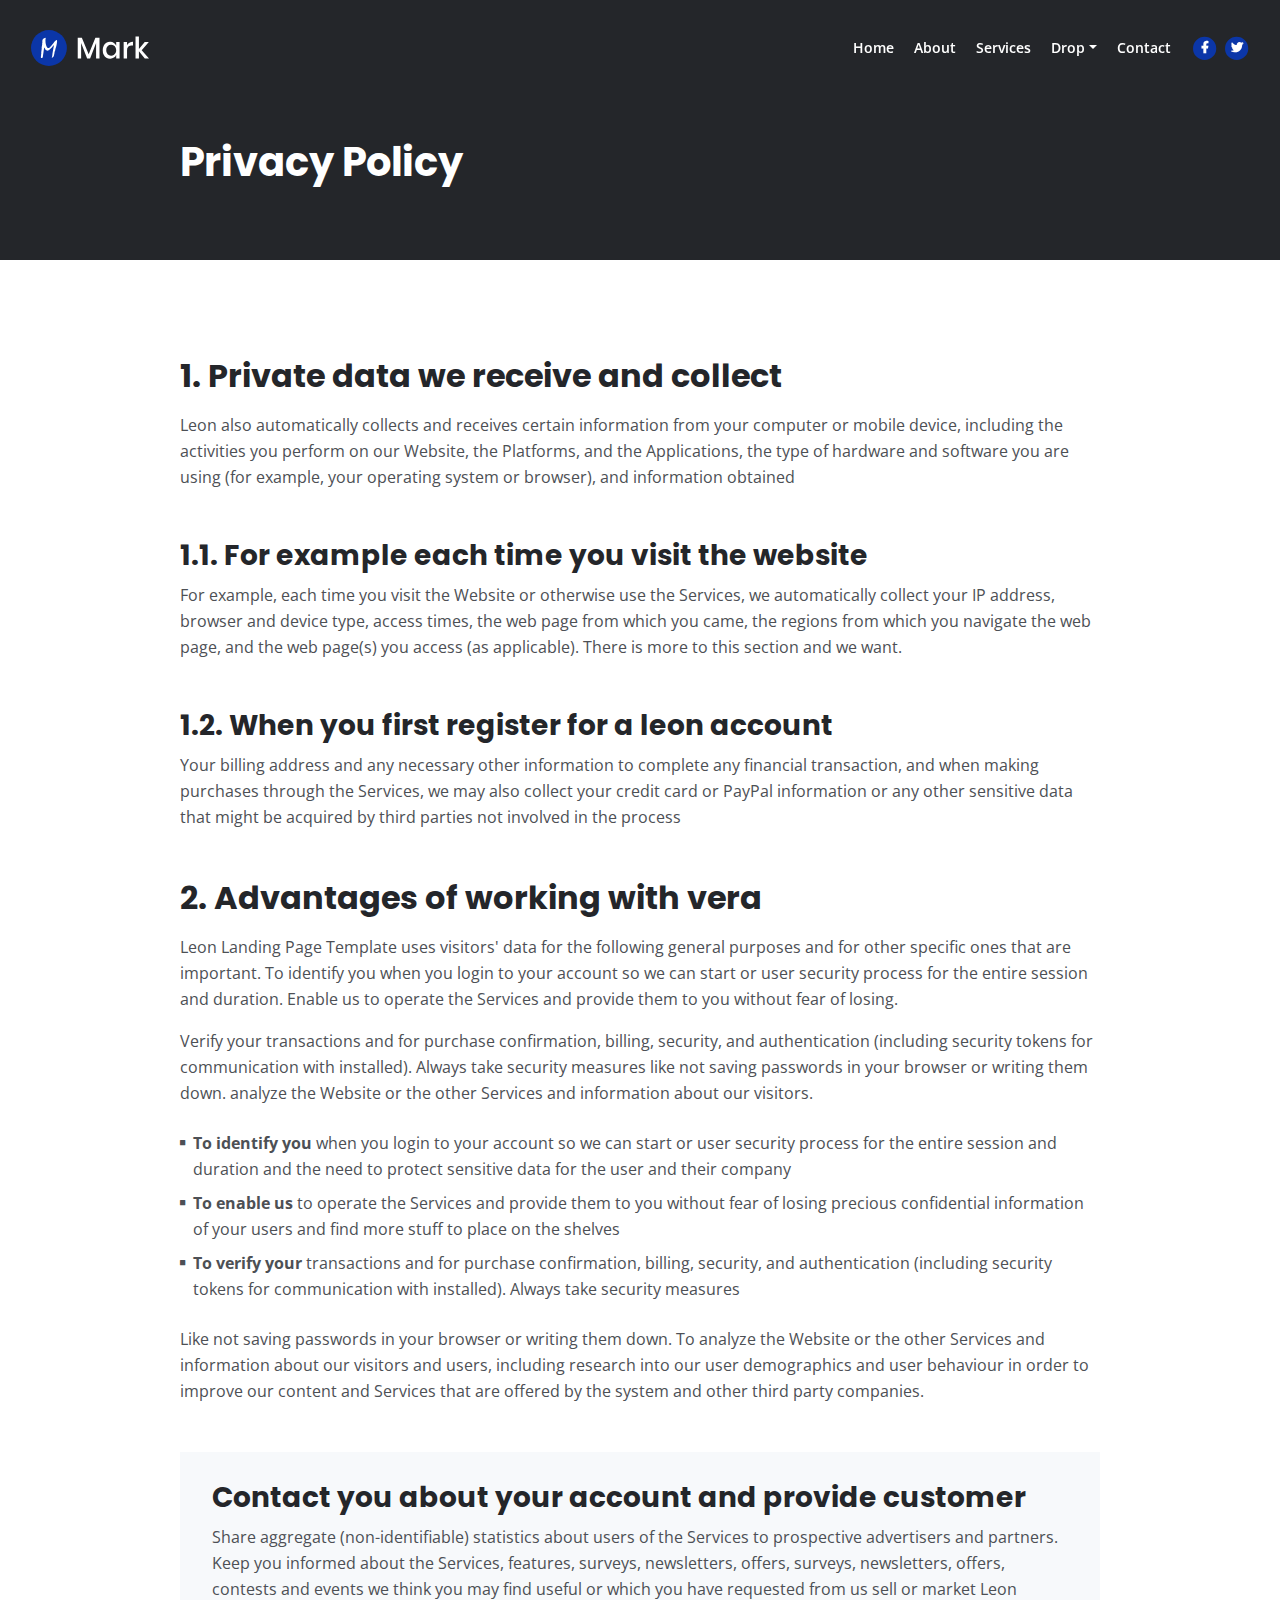
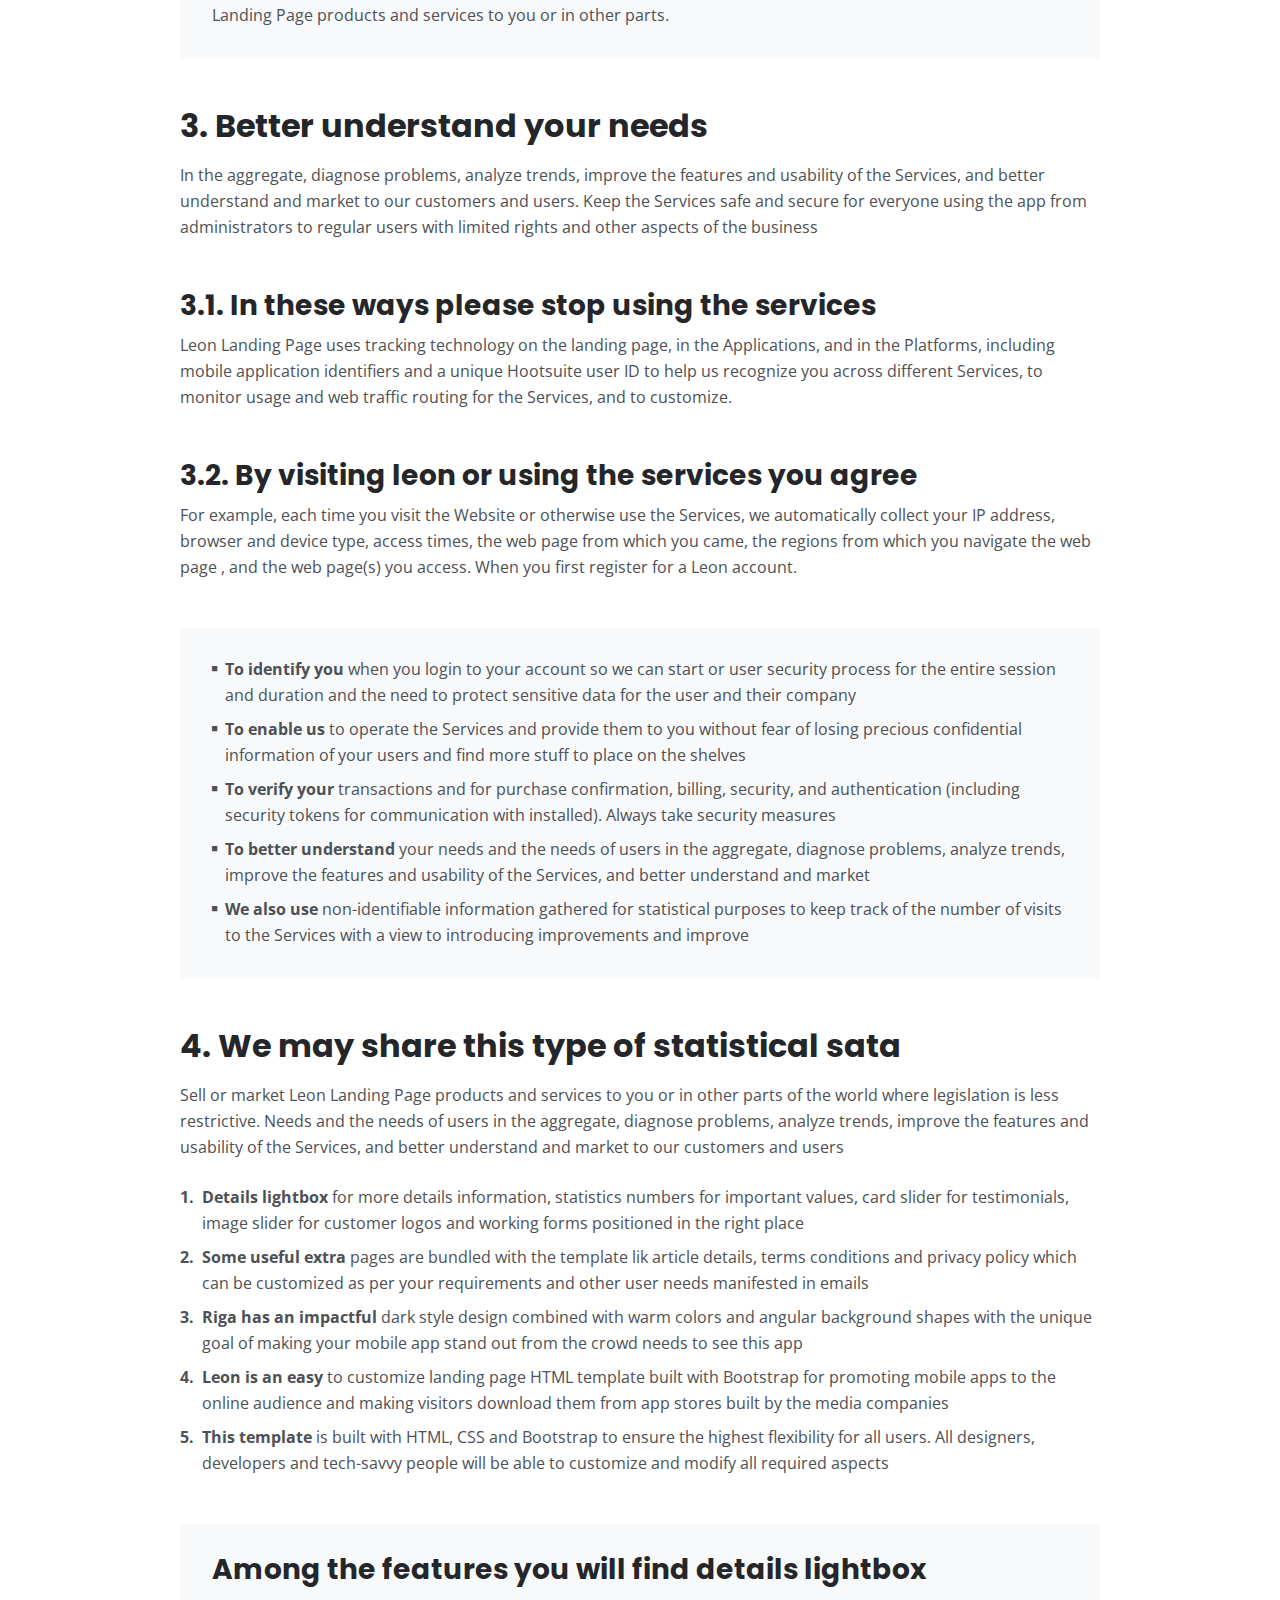
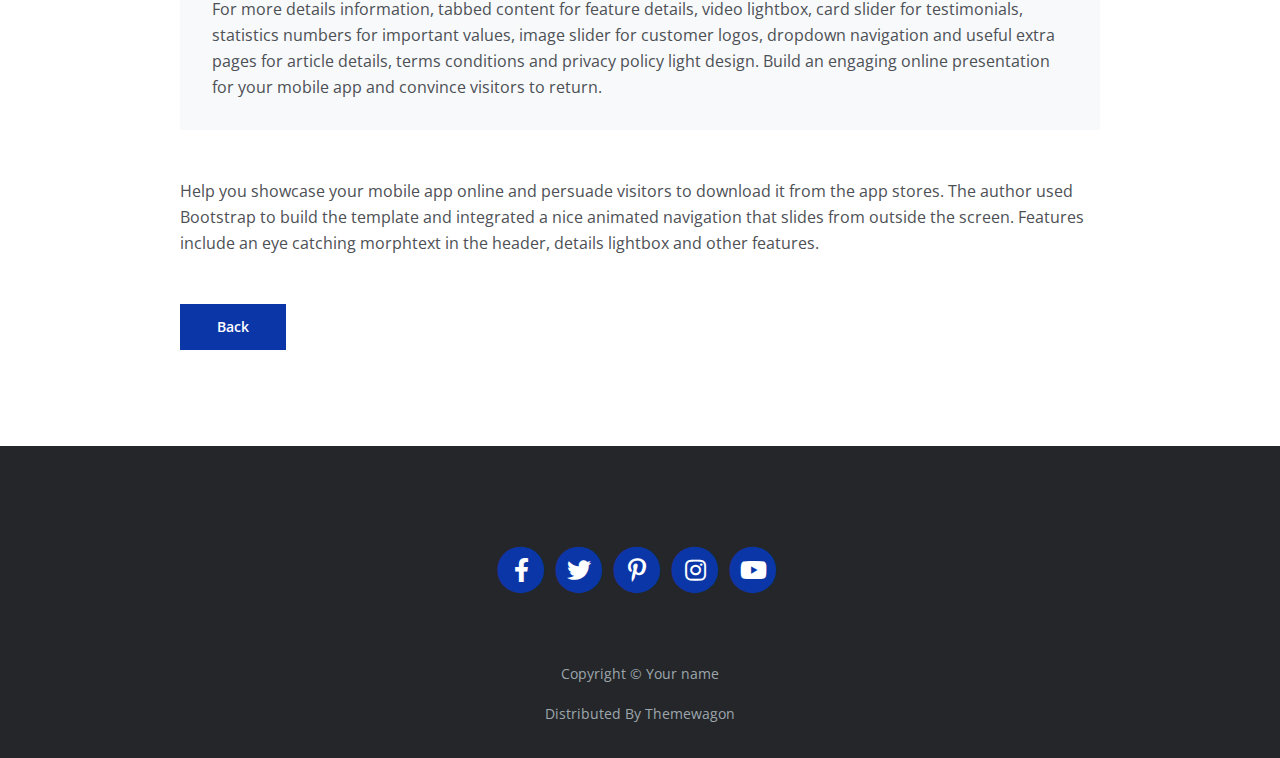
<file: privacy.html>
<!DOCTYPE html>
<html lang="en">
<head>
    <meta charset="utf-8">
    <meta name="viewport" content="width=device-width, initial-scale=1, shrink-to-fit=no">
    
    <!-- SEO Meta Tags -->
    <meta name="description" content="Your description">
    <meta name="author" content="Your name">

    <!-- OG Meta Tags to improve the way the post looks when you share the page on Facebook, Twitter, LinkedIn -->
	<meta property="og:site_name" content="" /> <!-- website name -->
	<meta property="og:site" content="" /> <!-- website link -->
	<meta property="og:title" content=""/> <!-- title shown in the actual shared post -->
	<meta property="og:description" content="" /> <!-- description shown in the actual shared post -->
	<meta property="og:image" content="" /> <!-- image link, make sure it's jpg -->
	<meta property="og:url" content="" /> <!-- where do you want your post to link to -->
	<meta name="twitter:card" content="summary_large_image"> <!-- to have large image post format in Twitter -->

    <!-- Webpage Title -->
    <title>Privacy Policy - Mark</title>
    
    <!-- Styles -->
    <link rel="preconnect" href="https://fonts.gstatic.com">
    <link href="https://fonts.googleapis.com/css2?family=Open+Sans:ital,wght@0,400;0,600;0,700;1,400&family=Poppins:wght@600&display=swap" rel="stylesheet">
    <link href="css/bootstrap.css" rel="stylesheet">
    <link href="css/fontawesome-all.css" rel="stylesheet">
	<link href="css/styles.css" rel="stylesheet">
	
	<!-- Favicon  -->
    <link rel="icon" href="images/favicon.png">
</head>
<body data-spy="scroll" data-target=".fixed-top">
    
    <!-- Navigation -->
    <nav class="navbar navbar-expand-lg fixed-top navbar-dark">
        <div class="container">
            
            <!-- Image Logo -->
            <a class="navbar-brand logo-image" href="index.html"><img src="images/logo.svg" alt="alternative"></a>  

            <!-- Text Logo - Use this if you don't have a graphic logo -->
            <!-- <a class="navbar-brand logo-text page-scroll" href="index.html">Mark</a> -->

            <button class="navbar-toggler p-0 border-0" type="button" data-toggle="offcanvas">
                <span class="navbar-toggler-icon"></span>
            </button>

            <div class="navbar-collapse offcanvas-collapse" id="navbarsExampleDefault">
                <ul class="navbar-nav ml-auto">
                    <li class="nav-item">
                        <a class="nav-link page-scroll" href="index.html#header">Home <span class="sr-only">(current)</span></a>
                    </li>
                    <li class="nav-item">
                        <a class="nav-link page-scroll" href="index.html#about">About</a>
                    </li>
                    <li class="nav-item">
                        <a class="nav-link page-scroll" href="index.html#services">Services</a>
                    </li>
                    <li class="nav-item dropdown">
                        <a class="nav-link dropdown-toggle" href="#" id="dropdown01" data-toggle="dropdown" aria-haspopup="true" aria-expanded="false">Drop</a>
                        <div class="dropdown-menu" aria-labelledby="dropdown01">
                            <a class="dropdown-item page-scroll" href="project.html">Project Details</a>
                            <div class="dropdown-divider"></div>
                            <a class="dropdown-item page-scroll" href="terms.html">Terms Conditions</a>
                            <div class="dropdown-divider"></div>
                            <a class="dropdown-item page-scroll" href="privacy.html">Privacy Policy</a>
                        </div>
                    </li>
                    <li class="nav-item">
                        <a class="nav-link page-scroll" href="index.html#contact">Contact</a>
                    </li>
                </ul>
                <span class="nav-item social-icons">
                    <span class="fa-stack">
                        <a href="#your-link">
                            <i class="fas fa-circle fa-stack-2x"></i>
                            <i class="fab fa-facebook-f fa-stack-1x"></i>
                        </a>
                    </span>
                    <span class="fa-stack">
                        <a href="#your-link">
                            <i class="fas fa-circle fa-stack-2x"></i>
                            <i class="fab fa-twitter fa-stack-1x"></i>
                        </a>
                    </span>
                </span>
            </div> <!-- end of navbar-collapse -->
        </div> <!-- end of container -->
    </nav> <!-- end of navbar -->
    <!-- end of navigation -->


    <!-- Header -->
    <header class="ex-header">
        <div class="container">
            <div class="row">
                <div class="col-xl-10 offset-xl-1">
                    <h1>Privacy Policy</h1>
                </div> <!-- end of col -->
            </div> <!-- end of row -->
        </div> <!-- end of container -->
    </header> <!-- end of ex-header -->
    <!-- end of header -->


    <!-- Basic -->
    <div class="ex-basic-1 pt-5 pb-5">
        <div class="container">
            <div class="row">
                <div class="col-xl-10 offset-xl-1">
                    <h2 class="mt-5 mb-3">1. Private data we receive and collect</h2>
                    <p class="mb-5">Leon also automatically collects and receives certain information from your computer or mobile device, including the activities you perform on our Website, the Platforms, and the Applications, the type of hardware and software you are using (for example, your operating system or browser), and information obtained</p>
                    <h3>1.1. For example each time you visit the website</h3>
                    <p class="mb-5">For example, each time you visit the Website or otherwise use the Services, we automatically collect your IP address, browser and device type, access times, the web page from which you came, the regions from which you navigate the web page, and the web page(s) you access (as applicable). There is more to this section and we want.</p>
                    <h3>1.2. When you first register for a leon account</h3>
                    <p class="mb-5">Your billing address and any necessary other information to complete any financial transaction, and when making purchases through the Services, we may also collect your credit card or PayPal information or any other sensitive data that might be acquired by third parties not involved in the process</p>
                    
                    <h2 class="mb-3">2. Advantages of working with vera</h2>
                    <p>Leon Landing Page Template uses visitors' data for the following general purposes and for other specific ones that are important. To identify you when you login to your account so we can start or user security process for the entire session and duration. Enable us to operate the Services and provide them to you without fear of losing.</p>
                    <p class="mb-4">Verify your transactions and for purchase confirmation, billing, security, and authentication (including security tokens for communication with installed). Always take security measures like not saving passwords in your browser or writing them down. analyze the Website or the other Services and information about our visitors.</p>
                    <ul class="list-unstyled li-space-lg mb-4">
                        <li class="media">
                            <i class="fas fa-square"></i>
                            <div class="media-body"><strong>To identify you</strong> when you login to your account so we can start or user security process for the entire session and duration and the need to protect sensitive data for the user and their company</div>
                        </li>
                        <li class="media">
                            <i class="fas fa-square"></i>
                            <div class="media-body"><strong>To enable us</strong> to operate the Services and provide them to you without fear of losing precious confidential information of your users and find more stuff to place on the shelves</div>
                        </li>
                        <li class="media">
                            <i class="fas fa-square"></i>
                            <div class="media-body"><strong>To verify your</strong> transactions and for purchase confirmation, billing, security, and authentication (including security tokens for communication with installed). Always take security measures</div>
                        </li>
                    </ul>
                    <p class="mb-5">Like not saving passwords in your browser or writing them down. To analyze the Website or the other Services and information about our visitors and users, including research into our user demographics and user behaviour in order to improve our content and Services that are offered by the system and other third party companies.</p>
                    <div class="text-box mb-5">
                        <h3>Contact you about your account and provide customer</h3>
                        <p>Share aggregate (non-identifiable) statistics about users of the Services to prospective advertisers and partners. Keep you informed about the Services, features, surveys, newsletters, offers, surveys, newsletters, offers, contests and events we think you may find useful or which you have requested from us sell or market Leon Landing Page products and services to you or in other parts.</p>
                    </div> <!-- end of text-box -->
                    
                    <h2 class="mb-3">3. Better understand your needs</h2>
                    <p class="mb-5"> In the aggregate, diagnose problems, analyze trends, improve the features and usability of the Services, and better understand and market to our customers and users. Keep the Services safe and secure for everyone using the app from administrators to regular users with limited rights and other aspects of the business</p>
                    <h3>3.1. In these ways please stop using the services</h3>
                    <p class="mb-5">Leon Landing Page uses tracking technology on the landing page, in the Applications, and in the Platforms, including mobile application identifiers and a unique Hootsuite user ID to help us recognize you across different Services, to monitor usage and web traffic routing for the Services, and to customize.</p>
                    <h3>3.2. By visiting leon or using the services you agree</h3>
                    <p class="mb-5">For example, each time you visit the Website or otherwise use the Services, we automatically collect your IP address, browser and device type, access times, the web page from which you came, the regions from which you navigate the web page , and the web page(s) you access. When you first register for a Leon account.</p>
                    <div class="text-box mb-5">
                        <ul class="list-unstyled li-space-lg">
                            <li class="media">
                                <i class="fas fa-square"></i>
                                <div class="media-body"><strong>To identify you</strong> when you login to your account so we can start or user security process for the entire session and duration and the need to protect sensitive data for the user and their company</div>
                            </li>
                            <li class="media">
                                <i class="fas fa-square"></i>
                                <div class="media-body"><strong>To enable us</strong> to operate the Services and provide them to you without fear of losing precious confidential information of your users and find more stuff to place on the shelves</div>
                            </li>
                            <li class="media">
                                <i class="fas fa-square"></i>
                                <div class="media-body"><strong>To verify your</strong> transactions and for purchase confirmation, billing, security, and authentication (including security tokens for communication with installed). Always take security measures</div>
                            </li>
                            <li class="media">
                                <i class="fas fa-square"></i>
                                <div class="media-body"><strong>To better understand</strong> your needs and the needs of users in the aggregate, diagnose problems, analyze trends, improve the features and usability of the Services, and better understand and market</div>
                            </li>
                            <li class="media">
                                <i class="fas fa-square"></i>
                                <div class="media-body"><strong>We also use</strong> non-identifiable information gathered for statistical purposes to keep track of the number of visits to the Services with a view to introducing improvements and improve</div>
                            </li>
                        </ul>
                    </div> <!-- end of text-box -->
                    
                    <h2 class="mb-3">4. We may share this type of statistical sata</h2>
                    <p class="mb-4">Sell or market Leon Landing Page products and services to you or in other parts of the world where legislation is less restrictive. Needs and the needs of users in the aggregate, diagnose problems, analyze trends, improve the features and usability of the Services, and better understand and market to our customers and users</p>
                    <ul class="list-unstyled li-space-lg mb-5">
                        <li class="media">
                            <strong>1.</strong>
                            <div class="media-body"><strong>Details lightbox</strong> for more details information, statistics numbers for important values, card slider for testimonials, image slider for customer logos and working forms positioned in the right place</div>
                        </li>
                        <li class="media">
                            <strong>2.</strong>
                            <div class="media-body"><strong>Some useful extra</strong> pages are bundled with the template lik article details, terms conditions and privacy policy which can be customized as per your requirements and other user needs manifested in emails</div>
                        </li>
                        <li class="media">
                            <strong>3.</strong>
                            <div class="media-body"><strong>Riga has an impactful</strong> dark style design combined with warm colors and angular background shapes with the unique goal of making your mobile app stand out from the crowd needs to see this app</div>
                        </li>
                        <li class="media">
                            <strong>4.</strong>
                            <div class="media-body"><strong>Leon is an easy</strong> to customize landing page HTML template built with Bootstrap for promoting mobile apps to the online audience and making visitors download them from app stores built by the media companies</div>
                        </li>
                        <li class="media">
                            <strong>5.</strong>
                            <div class="media-body"><strong>This template</strong> is built with HTML, CSS and Bootstrap to ensure the highest flexibility for all users. All designers, developers and tech-savvy people will be able to customize and modify all required aspects</div>
                        </li>
                    </ul>
                    
                    <div class="text-box mb-5">
                        <h3>Among the features you will find details lightbox</h3>
                        <p>For more details information, tabbed content for feature details, video lightbox, card slider for testimonials, statistics numbers for important values, image slider for customer logos, dropdown navigation and useful extra pages for article details, terms conditions and privacy policy light design. Build an engaging online presentation for your mobile app and convince visitors to return.</p>
                    </div> <!-- end of text-box -->
                    <p class="mb-5">Help you showcase your mobile app online and persuade visitors to download it from the app stores. The author used Bootstrap to build the template and integrated a nice animated navigation that slides from outside the screen. Features include an eye catching morphtext in the header, details lightbox and other features.</p>
                    
                    <a class="btn-solid-reg mb-5" href="index.html">Back</a>
                </div> <!-- end of col -->
            </div> <!-- end of row -->
        </div> <!-- end of container -->
    </div> <!-- end of ex-basic-1 -->
    <!-- end of basic -->


    <!-- Footer -->
    <div class="footer bg-gray">
        <div class="container">
            <div class="row">
                <div class="col-lg-12">
                    <div class="social-container">
                        <span class="fa-stack">
                            <a href="#your-link">
                                <i class="fas fa-circle fa-stack-2x"></i>
                                <i class="fab fa-facebook-f fa-stack-1x"></i>
                            </a>
                        </span>
                        <span class="fa-stack">
                            <a href="#your-link">
                                <i class="fas fa-circle fa-stack-2x"></i>
                                <i class="fab fa-twitter fa-stack-1x"></i>
                            </a>
                        </span>
                        <span class="fa-stack">
                            <a href="#your-link">
                                <i class="fas fa-circle fa-stack-2x"></i>
                                <i class="fab fa-pinterest-p fa-stack-1x"></i>
                            </a>
                        </span>
                        <span class="fa-stack">
                            <a href="#your-link">
                                <i class="fas fa-circle fa-stack-2x"></i>
                                <i class="fab fa-instagram fa-stack-1x"></i>
                            </a>
                        </span>
                        <span class="fa-stack">
                            <a href="#your-link">
                                <i class="fas fa-circle fa-stack-2x"></i>
                                <i class="fab fa-youtube fa-stack-1x"></i>
                            </a>
                        </span>
                    </div> <!-- end of social-container -->
                </div> <!-- end of col -->
            </div> <!-- end of row -->
        </div> <!-- end of container -->
    </div> <!-- end of footer -->  
    <!-- end of footer -->


    <!-- Copyright -->
    <div class="copyright bg-gray">
        <div class="container">
            <div class="row">
                <div class="col-lg-12">
                    <p class="p-small">Copyright © <a class="no-line" href="#your-link">Your name</a></p>
                </div> <!-- end of col -->
            </div> <!-- enf of row -->
        </div> <!-- end of container -->

        <div class="container">
            <div class="row">
                <div class="col-lg-12">
                    <p class="p-small">Distributed By <a class="no-line" href="https://themewagon.com/">Themewagon</a></p>
                </div> <!-- end of col -->
            </div> <!-- enf of row -->
        </div> <!-- end of container -->
    </div> <!-- end of copyright --> 
    <!-- end of copyright -->
    
    	
    <!-- Scripts -->
    <script src="js/jquery.min.js"></script> <!-- jQuery for Bootstrap's JavaScript plugins -->
    <script src="js/bootstrap.min.js"></script> <!-- Bootstrap framework -->
    <script src="js/jquery.easing.min.js"></script> <!-- jQuery Easing for smooth scrolling between anchors -->
    <script src="js/scripts.js"></script> <!-- Custom scripts -->
</body>
</html>
</file>
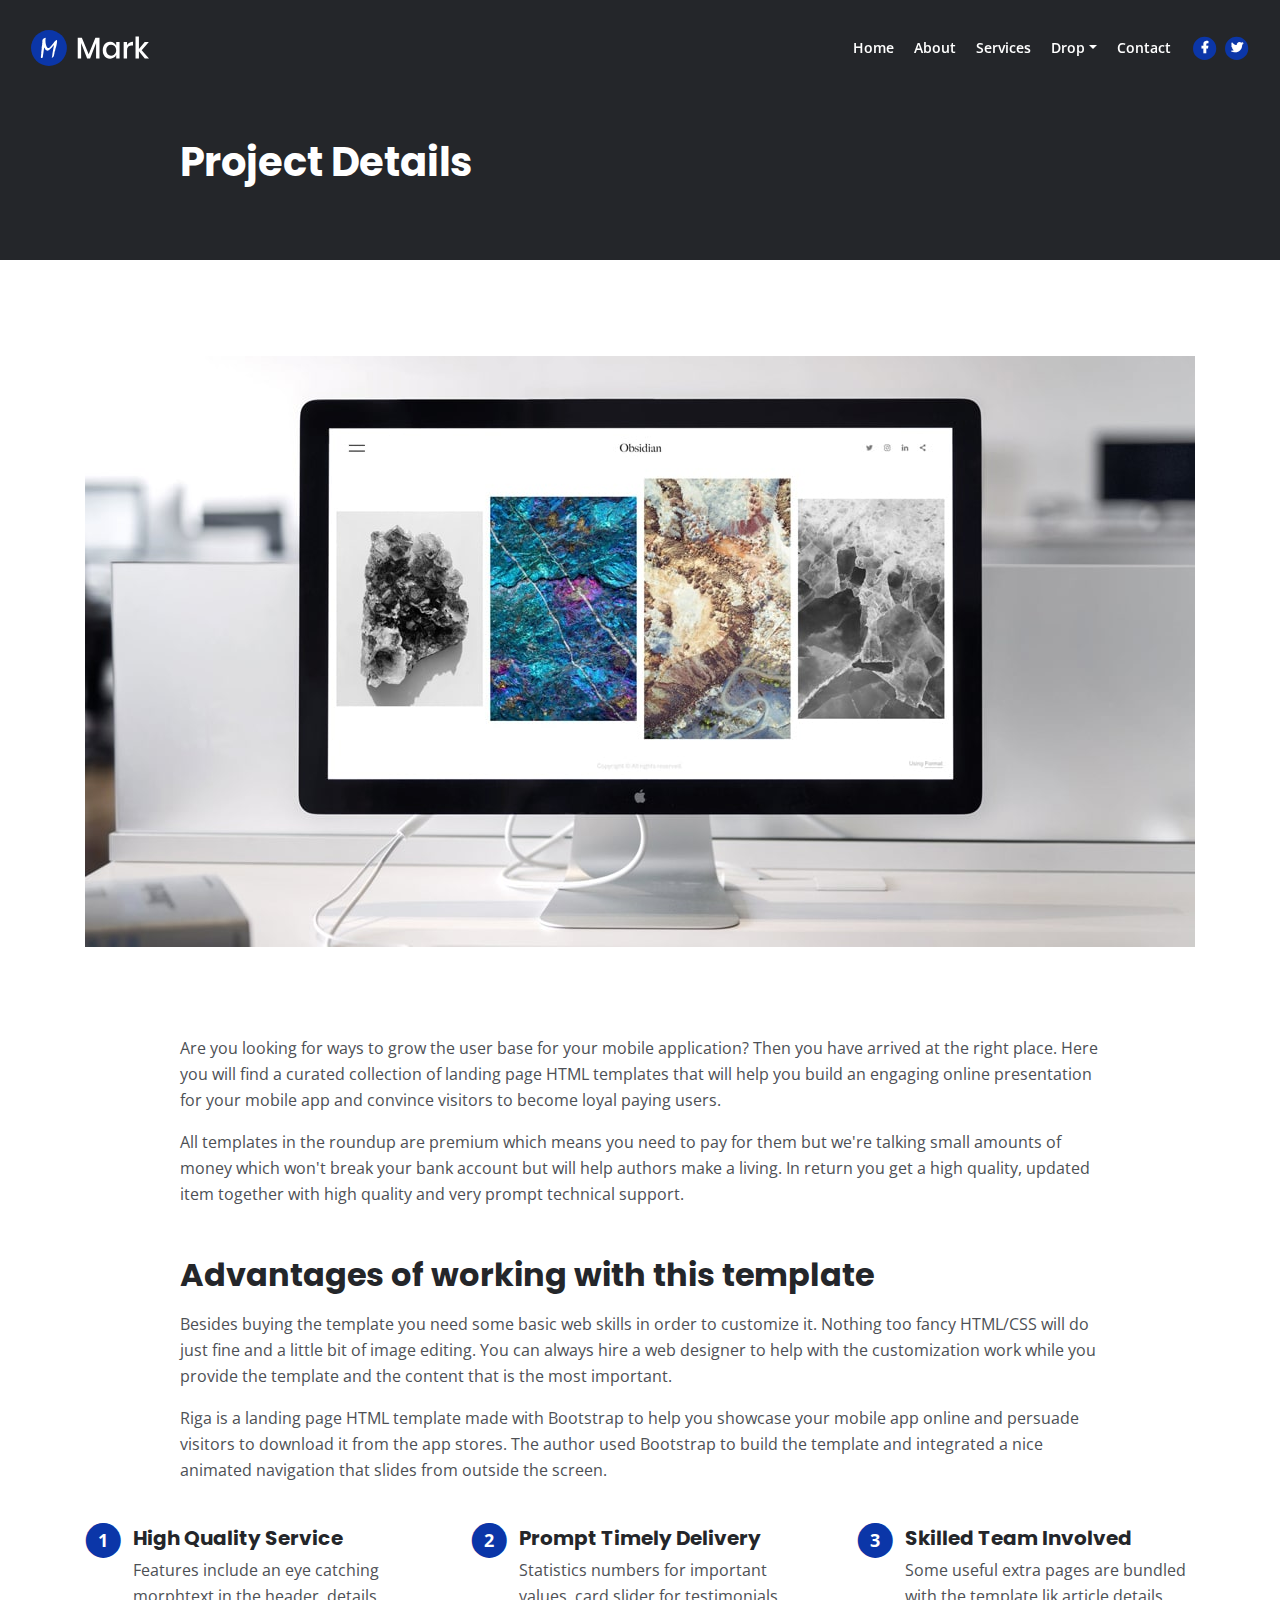
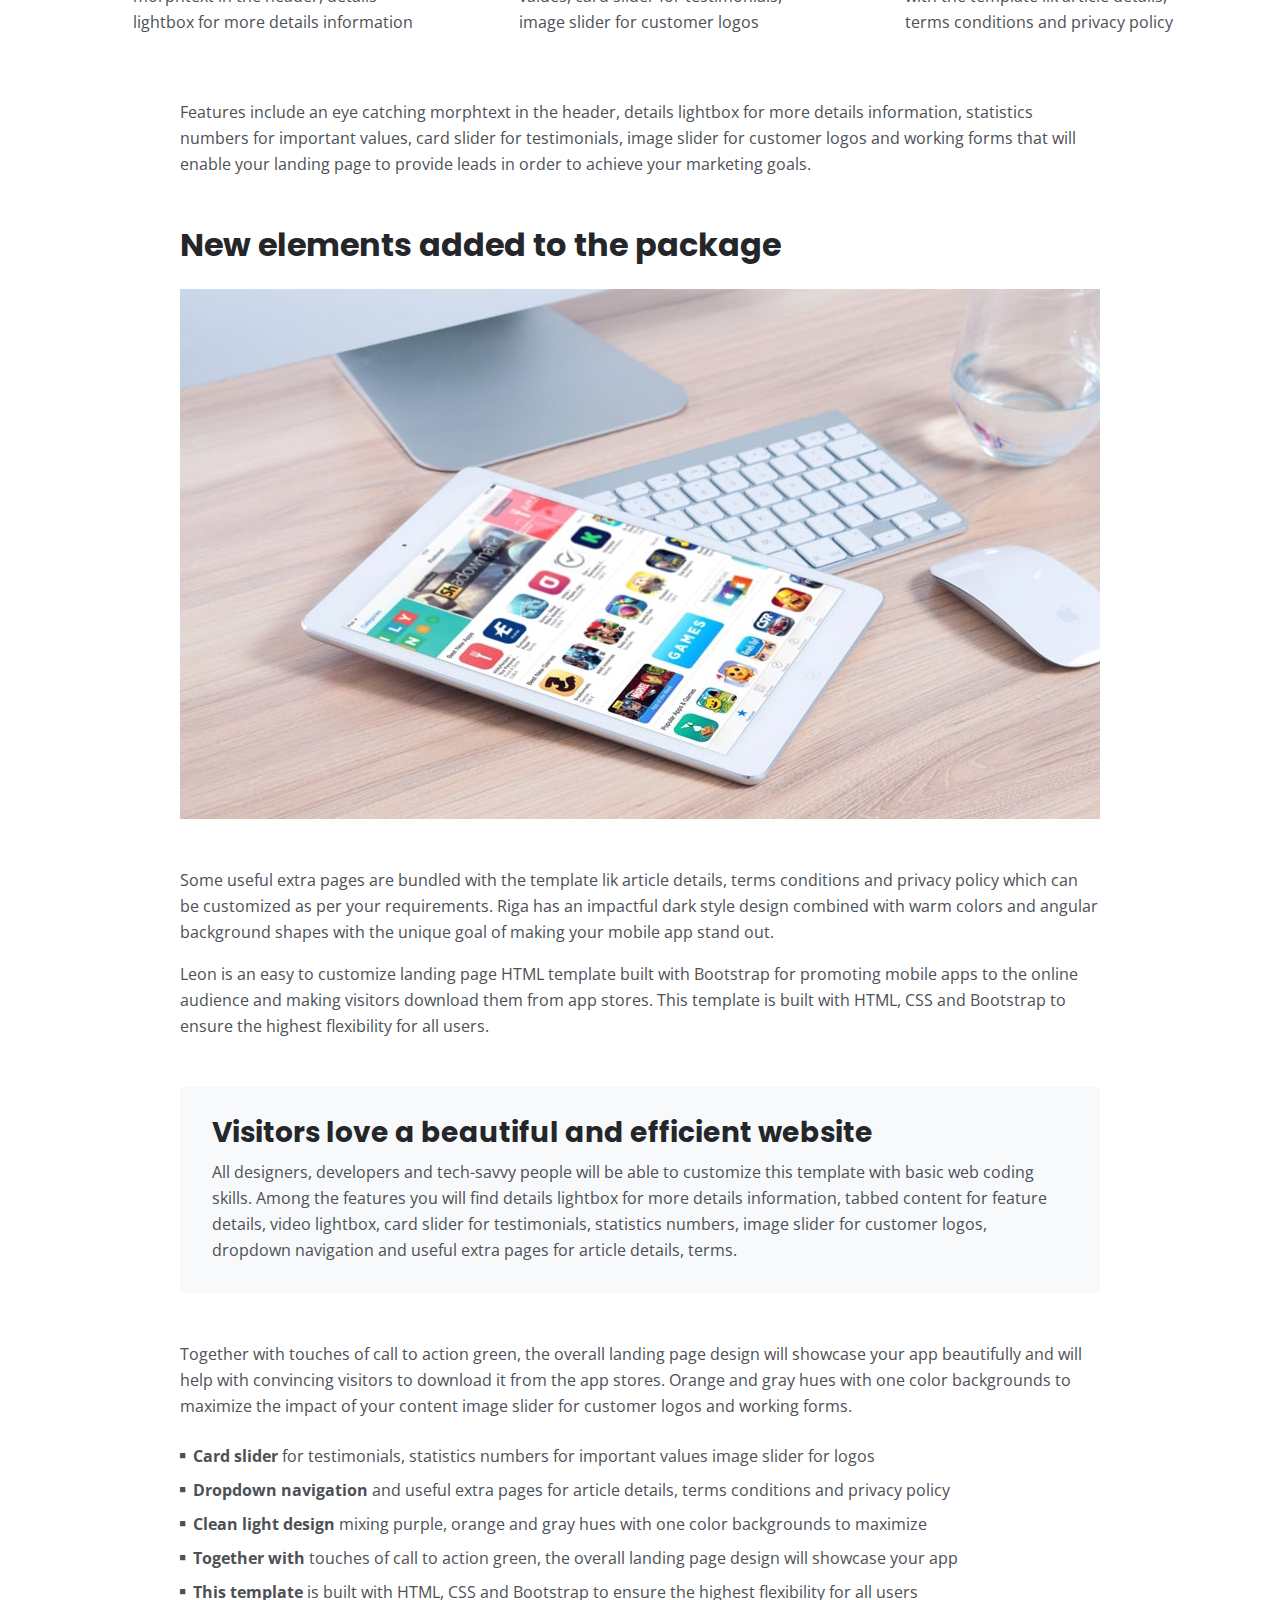
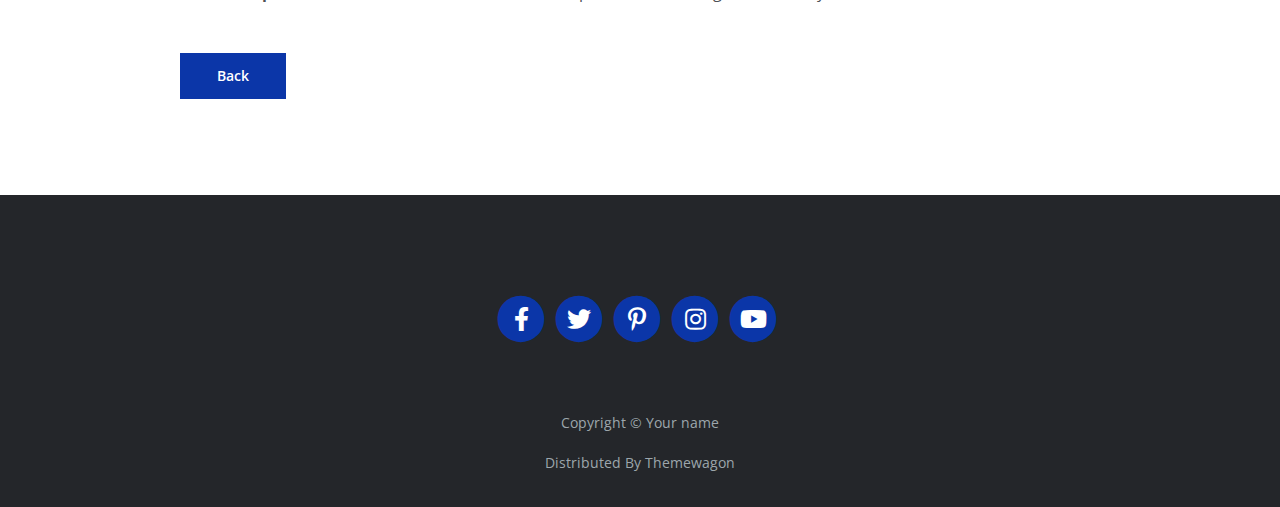
<file: project.html>
<!DOCTYPE html>
<html lang="en">
<head>
    <meta charset="utf-8">
    <meta name="viewport" content="width=device-width, initial-scale=1, shrink-to-fit=no">
    
    <!-- SEO Meta Tags -->
    <meta name="description" content="Your description">
    <meta name="author" content="Your name">

    <!-- OG Meta Tags to improve the way the post looks when you share the page on Facebook, Twitter, LinkedIn -->
	<meta property="og:site_name" content="" /> <!-- website name -->
	<meta property="og:site" content="" /> <!-- website link -->
	<meta property="og:title" content=""/> <!-- title shown in the actual shared post -->
	<meta property="og:description" content="" /> <!-- description shown in the actual shared post -->
	<meta property="og:image" content="" /> <!-- image link, make sure it's jpg -->
	<meta property="og:url" content="" /> <!-- where do you want your post to link to -->
	<meta name="twitter:card" content="summary_large_image"> <!-- to have large image post format in Twitter -->

    <!-- Webpage Title -->
    <title>Project Details - Mark</title>
    
    <!-- Styles -->
    <link rel="preconnect" href="https://fonts.gstatic.com">
    <link href="https://fonts.googleapis.com/css2?family=Open+Sans:ital,wght@0,400;0,600;0,700;1,400&family=Poppins:wght@600&display=swap" rel="stylesheet">
    <link href="css/bootstrap.css" rel="stylesheet">
    <link href="css/fontawesome-all.css" rel="stylesheet">
	<link href="css/styles.css" rel="stylesheet">
	
	<!-- Favicon  -->
    <link rel="icon" href="images/favicon.png">
</head>
<body data-spy="scroll" data-target=".fixed-top">
    
    <!-- Navigation -->
    <nav class="navbar navbar-expand-lg fixed-top navbar-dark">
        <div class="container">
            
            <!-- Image Logo -->
            <a class="navbar-brand logo-image" href="index.html"><img src="images/logo.svg" alt="alternative"></a>  

            <!-- Text Logo - Use this if you don't have a graphic logo -->
            <!-- <a class="navbar-brand logo-text page-scroll" href="index.html">Mark</a> -->

            <button class="navbar-toggler p-0 border-0" type="button" data-toggle="offcanvas">
                <span class="navbar-toggler-icon"></span>
            </button>

            <div class="navbar-collapse offcanvas-collapse" id="navbarsExampleDefault">
                <ul class="navbar-nav ml-auto">
                    <li class="nav-item">
                        <a class="nav-link page-scroll" href="index.html#header">Home <span class="sr-only">(current)</span></a>
                    </li>
                    <li class="nav-item">
                        <a class="nav-link page-scroll" href="index.html#about">About</a>
                    </li>
                    <li class="nav-item">
                        <a class="nav-link page-scroll" href="index.html#services">Services</a>
                    </li>
                    <li class="nav-item dropdown">
                        <a class="nav-link dropdown-toggle" href="#" id="dropdown01" data-toggle="dropdown" aria-haspopup="true" aria-expanded="false">Drop</a>
                        <div class="dropdown-menu" aria-labelledby="dropdown01">
                            <a class="dropdown-item page-scroll" href="project.html">Project Details</a>
                            <div class="dropdown-divider"></div>
                            <a class="dropdown-item page-scroll" href="terms.html">Terms Conditions</a>
                            <div class="dropdown-divider"></div>
                            <a class="dropdown-item page-scroll" href="privacy.html">Privacy Policy</a>
                        </div>
                    </li>
                    <li class="nav-item">
                        <a class="nav-link page-scroll" href="index.html#contact">Contact</a>
                    </li>
                </ul>
                <span class="nav-item social-icons">
                    <span class="fa-stack">
                        <a href="#your-link">
                            <i class="fas fa-circle fa-stack-2x"></i>
                            <i class="fab fa-facebook-f fa-stack-1x"></i>
                        </a>
                    </span>
                    <span class="fa-stack">
                        <a href="#your-link">
                            <i class="fas fa-circle fa-stack-2x"></i>
                            <i class="fab fa-twitter fa-stack-1x"></i>
                        </a>
                    </span>
                </span>
            </div> <!-- end of navbar-collapse -->
        </div> <!-- end of container -->
    </nav> <!-- end of navbar -->
    <!-- end of navigation -->


    <!-- Header -->
    <header class="ex-header">
        <div class="container">
            <div class="row">
                <div class="col-xl-10 offset-xl-1">
                    <h1>Project Details</h1>
                </div> <!-- end of col -->
            </div> <!-- end of row -->
        </div> <!-- end of container -->
    </header> <!-- end of ex-header -->
    <!-- end of header -->


    <!-- Basic -->
    <div class="ex-basic-1 pt-5 pb-5">
        <div class="container">
            <div class="row">
                <div class="col-lg-12">
                    <img class="img-fluid mt-5 mb-3" src="images/project-details-large.jpg" alt="alternative">
                </div> <!-- end of col -->
            </div> <!-- end of row -->
        </div> <!-- end of container -->
    </div> <!-- end of ex-basic-1 -->
    <!-- end of basic -->


    <!-- Basic -->
    <div class="ex-basic-1 pt-4">
        <div class="container">
            <div class="row">
                <div class="col-xl-10 offset-xl-1">
                    <p>Are you looking for ways to grow the user base for your mobile application? Then you have arrived at the right place. Here you will find a curated collection of landing page HTML templates that will help you build an engaging online presentation for your mobile app and convince visitors to become loyal paying users.</p>
                    <p class="mb-5">All templates in the roundup are premium which means you need to pay for them but we're talking small amounts of money which won't break your bank account but will help authors make a living. In return you get a high quality, updated item together with high quality and very prompt technical support.</p>

                    <h2 class="mb-3">Advantages of working with this template</h2>
                    <p>Besides buying the template you need some basic web skills in order to customize it. Nothing too fancy HTML/CSS will do just fine and a little bit of image editing. You can always hire a web designer to help with the customization work while you provide the template and the content that is the most important.</p>
                    <p class="mb-4">Riga is a landing page HTML template made with Bootstrap to help you showcase your mobile app online and persuade visitors to download it from the app stores. The author used Bootstrap to build the template and integrated a nice animated navigation that slides from outside the screen.</p>
                </div> <!-- end of col -->
            </div> <!-- end of row -->
        </div> <!-- end of container -->
    </div> <!-- end of ex-basic-1 -->
    <!-- end of basic -->


    <!-- Cards -->
    <div class="ex-cards-1 pt-3 pb-3">
        <div class="container">
            <div class="row">
                <div class="col-lg-12">
                    
                    <!-- Card -->
                    <div class="card">
                        <ul class="list-unstyled">
                            <li class="media">
                                <span class="fa-stack">
                                    <span class="fas fa-circle fa-stack-2x"></span>
                                    <span class="fa-stack-1x">1</span>
                                </span>
                                <div class="media-body">
                                    <h5>High Quality Service</h5>
                                    <p>Features include an eye catching morphtext in the header, details lightbox for more details information</p>
                                </div>
                            </li>
                        </ul>
                    </div> <!-- end of card -->
                    <!-- end of card -->

                    <!-- Card -->
                    <div class="card">
                        <ul class="list-unstyled">
                            <li class="media">
                                <span class="fa-stack">
                                    <span class="fas fa-circle fa-stack-2x"></span>
                                    <span class="fa-stack-1x">2</span>
                                </span>
                                <div class="media-body">
                                    <h5>Prompt Timely Delivery</h5>
                                    <p>Statistics numbers for important values, card slider for testimonials, image slider for customer logos</p>
                                </div>
                            </li>
                        </ul>
                    </div> <!-- end of card -->
                    <!-- end of card -->

                    <!-- Card -->
                    <div class="card">
                        <ul class="list-unstyled">
                            <li class="media">
                                <span class="fa-stack">
                                    <span class="fas fa-circle fa-stack-2x"></span>
                                    <span class="fa-stack-1x">3</span>
                                </span>
                                <div class="media-body">
                                    <h5>Skilled Team Involved</h5>
                                    <p>Some useful extra pages are bundled with the template lik article details, terms conditions and privacy policy</p>
                                </div>
                            </li>
                        </ul>
                    </div> <!-- end of card -->
                    <!-- end of card -->

                </div> <!-- end of col -->   
            </div> <!-- end of row -->   
        </div> <!-- end of container -->   
    </div> <!-- end of ex-cards-1 -->
    <!-- end of cards -->


    <!-- Basic -->
    <div class="ex-basic-1 pt-3 pb-5">
        <div class="container">
            <div class="row">
                <div class="col-xl-10 offset-xl-1">
                    <p class="mb-5">Features include an eye catching morphtext in the header, details lightbox for more details information, statistics numbers for important values, card slider for testimonials, image slider for customer logos and working forms that will enable your landing page to provide leads in order to achieve your marketing goals.</p>
                    
                    <h2 class="mb-4">New elements added to the package</h2>
                    <img class="img-fluid mb-5" src="images/project-details-small.jpg" alt="alternative">
                    <p>Some useful extra pages are bundled with the template lik article details, terms conditions and privacy policy which can be customized as per your requirements. Riga has an impactful dark style design combined with warm colors and angular background shapes with the unique goal of making your mobile app stand out.</p>
                    <p class="mb-5">Leon is an easy to customize landing page HTML template built with Bootstrap for promoting mobile apps to the online audience and making visitors download them from app stores. This template is built with HTML, CSS and Bootstrap to ensure the highest flexibility for all users.</p>
                    <div class="text-box mb-5">
                        <h3>Visitors love a beautiful and efficient website</h3>
                        <p>All designers, developers and tech-savvy people will be able to customize this template with basic web coding skills. Among the features you will find details lightbox for more details information, tabbed content for feature details, video lightbox, card slider for testimonials, statistics numbers, image slider for customer logos, dropdown navigation and useful extra pages for article details, terms.</p>
                    </div> <!-- end of text-box -->
                    <p class="mb-4">Together with touches of call to action green, the overall landing page design will showcase your app beautifully and will help with convincing visitors to download it from the app stores. Orange and gray hues with one color backgrounds to maximize the impact of your content image slider for customer logos and working forms.</p>
                    <ul class="list-unstyled li-space-lg mb-5">
                        <li class="media">
                            <i class="fas fa-square"></i>
                            <div class="media-body"><strong>Card slider</strong> for testimonials, statistics numbers for important values image slider for logos</div>
                        </li>
                        <li class="media">
                            <i class="fas fa-square"></i>
                            <div class="media-body"><strong>Dropdown navigation</strong> and useful extra pages for article details, terms conditions and privacy policy</div>
                        </li>
                        <li class="media">
                            <i class="fas fa-square"></i>
                            <div class="media-body"><strong>Clean light design</strong> mixing purple, orange and gray hues with one color backgrounds to maximize</div>
                        </li>
                        <li class="media">
                            <i class="fas fa-square"></i>
                            <div class="media-body"><strong>Together with</strong> touches of call to action green, the overall landing page design will showcase your app</div>
                        </li>
                        <li class="media">
                            <i class="fas fa-square"></i>
                            <div class="media-body"><strong>This template</strong> is built with HTML, CSS and Bootstrap to ensure the highest flexibility for all users</div>
                        </li>
                    </ul>

                    <a class="btn-solid-reg mb-5" href="index.html">Back</a>
                </div> <!-- end of col -->
            </div> <!-- end of row -->
        </div> <!-- end of container -->
    </div> <!-- end of ex-basic-1 -->
    <!-- end of basic -->


    <!-- Footer -->
    <div class="footer bg-gray">
        <div class="container">
            <div class="row">
                <div class="col-lg-12">
                    <div class="social-container">
                        <span class="fa-stack">
                            <a href="#your-link">
                                <i class="fas fa-circle fa-stack-2x"></i>
                                <i class="fab fa-facebook-f fa-stack-1x"></i>
                            </a>
                        </span>
                        <span class="fa-stack">
                            <a href="#your-link">
                                <i class="fas fa-circle fa-stack-2x"></i>
                                <i class="fab fa-twitter fa-stack-1x"></i>
                            </a>
                        </span>
                        <span class="fa-stack">
                            <a href="#your-link">
                                <i class="fas fa-circle fa-stack-2x"></i>
                                <i class="fab fa-pinterest-p fa-stack-1x"></i>
                            </a>
                        </span>
                        <span class="fa-stack">
                            <a href="#your-link">
                                <i class="fas fa-circle fa-stack-2x"></i>
                                <i class="fab fa-instagram fa-stack-1x"></i>
                            </a>
                        </span>
                        <span class="fa-stack">
                            <a href="#your-link">
                                <i class="fas fa-circle fa-stack-2x"></i>
                                <i class="fab fa-youtube fa-stack-1x"></i>
                            </a>
                        </span>
                    </div> <!-- end of social-container -->
                </div> <!-- end of col -->
            </div> <!-- end of row -->
        </div> <!-- end of container -->
    </div> <!-- end of footer -->  
    <!-- end of footer -->


    <!-- Copyright -->
    <div class="copyright bg-gray">
        <div class="container">
            <div class="row">
                <div class="col-lg-12">
                    <p class="p-small">Copyright © <a class="no-line" href="#your-link">Your name</a></p>
                </div> <!-- end of col -->
            </div> <!-- enf of row -->
        </div> <!-- end of container -->


        <div class="container">
            <div class="row">
                <div class="col-lg-12">
                    <p class="p-small">Distributed By <a class="no-line" href="https://themewagon.com/">Themewagon</a></p>
                </div> <!-- end of col -->
            </div> <!-- enf of row -->
        </div> <!-- end of container -->
    </div> <!-- end of copyright --> 
    <!-- end of copyright -->
    
    	
    <!-- Scripts -->
    <script src="js/jquery.min.js"></script> <!-- jQuery for Bootstrap's JavaScript plugins -->
    <script src="js/bootstrap.min.js"></script> <!-- Bootstrap framework -->
    <script src="js/jquery.easing.min.js"></script> <!-- jQuery Easing for smooth scrolling between anchors -->
    <script src="js/scripts.js"></script> <!-- Custom scripts -->
</body>
</html>
</file>
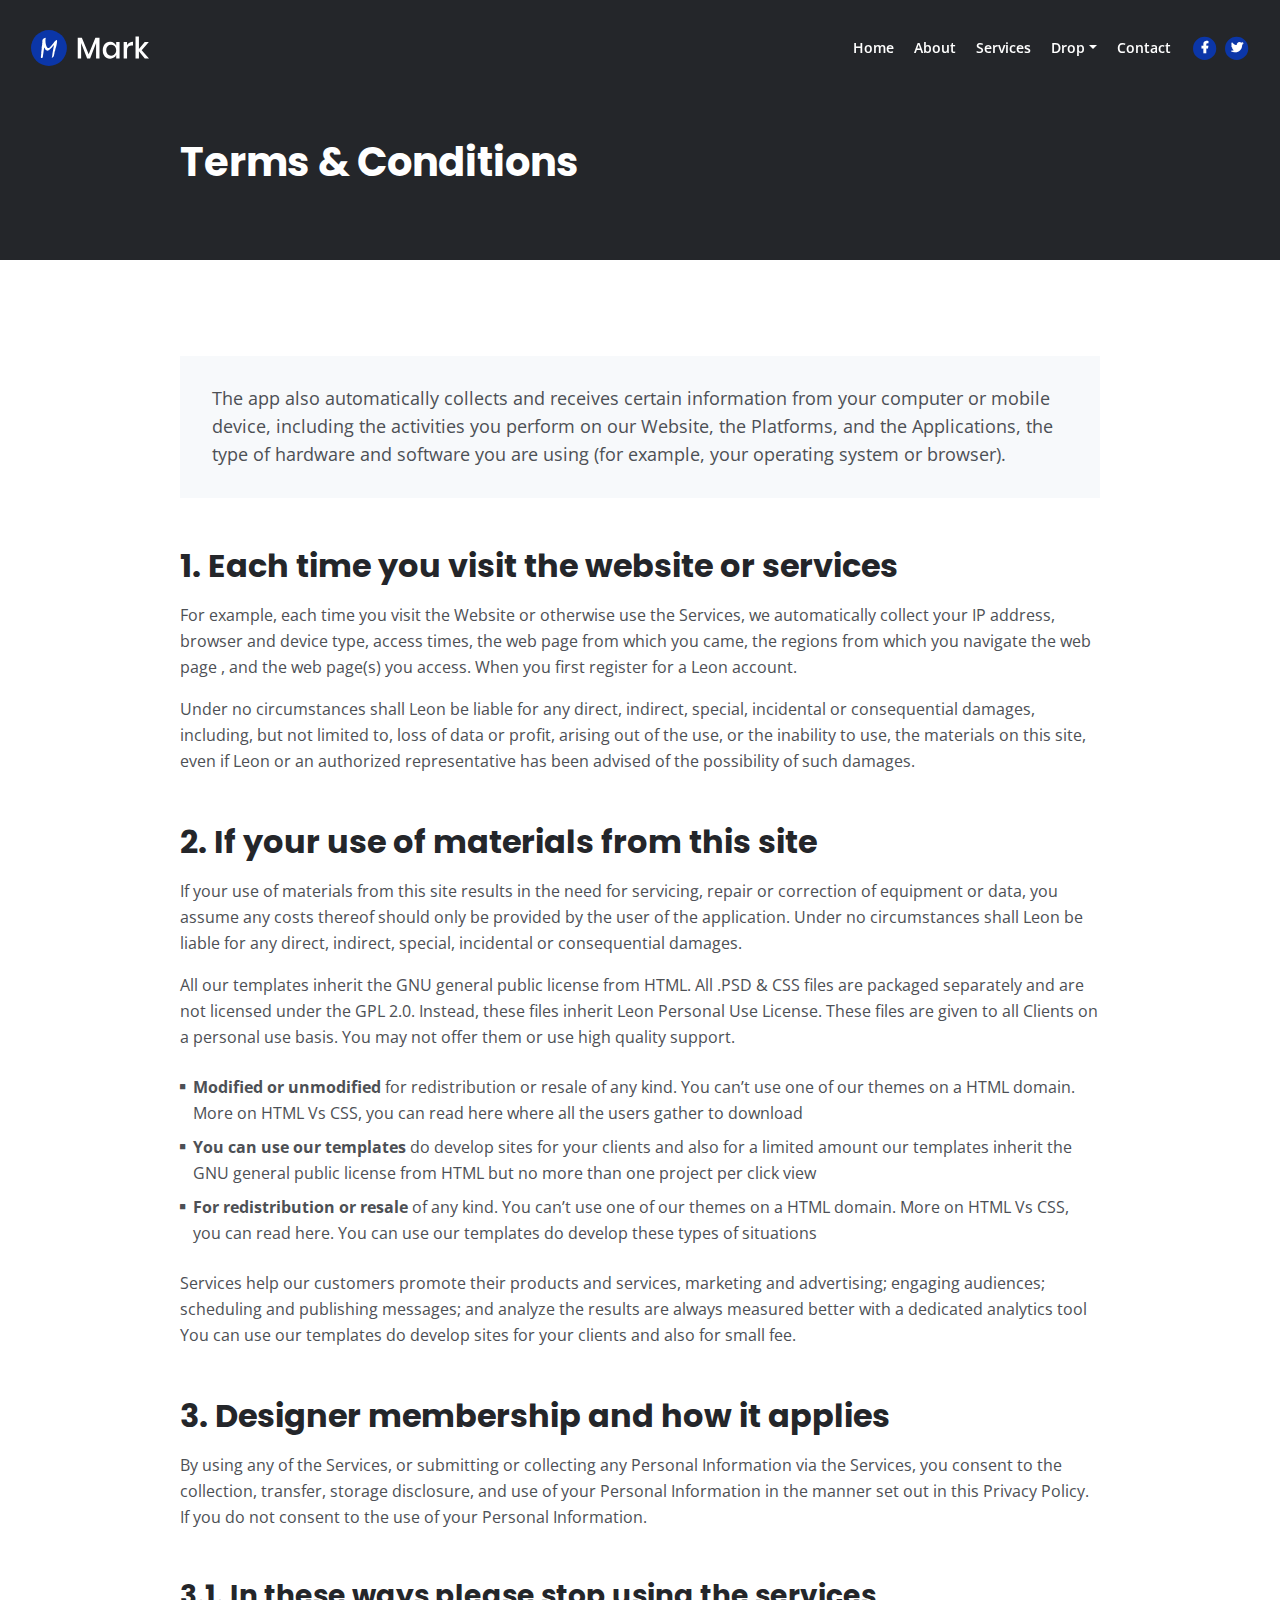
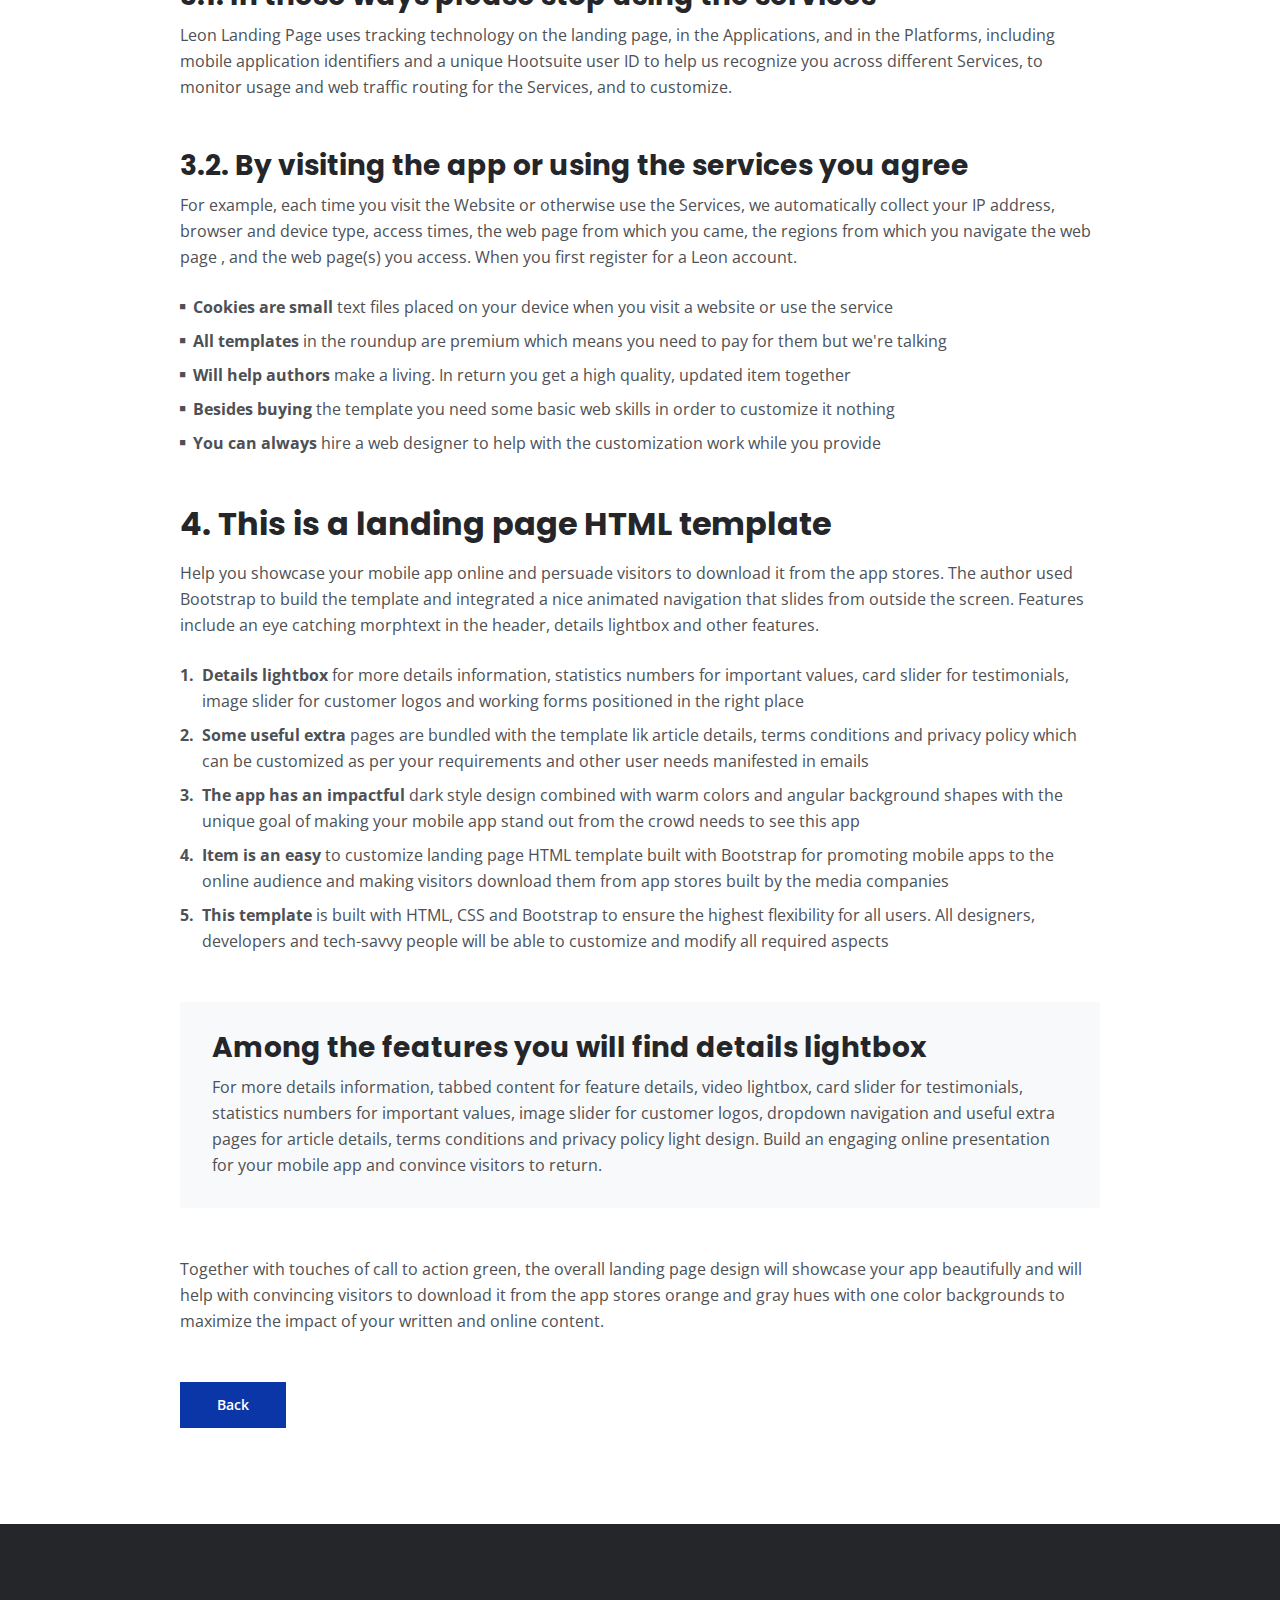
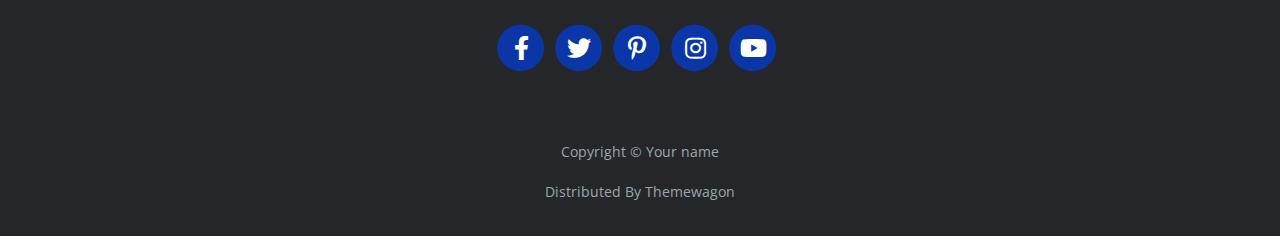
<file: terms.html>
<!DOCTYPE html>
<html lang="en">
<head>
    <meta charset="utf-8">
    <meta name="viewport" content="width=device-width, initial-scale=1, shrink-to-fit=no">
    
    <!-- SEO Meta Tags -->
    <meta name="description" content="Your description">
    <meta name="author" content="Your name">

    <!-- OG Meta Tags to improve the way the post looks when you share the page on Facebook, Twitter, LinkedIn -->
	<meta property="og:site_name" content="" /> <!-- website name -->
	<meta property="og:site" content="" /> <!-- website link -->
	<meta property="og:title" content=""/> <!-- title shown in the actual shared post -->
	<meta property="og:description" content="" /> <!-- description shown in the actual shared post -->
	<meta property="og:image" content="" /> <!-- image link, make sure it's jpg -->
	<meta property="og:url" content="" /> <!-- where do you want your post to link to -->
	<meta name="twitter:card" content="summary_large_image"> <!-- to have large image post format in Twitter -->

    <!-- Webpage Title -->
    <title>Terms & Conditions - Mark</title>
    
    <!-- Styles -->
    <link rel="preconnect" href="https://fonts.gstatic.com">
    <link href="https://fonts.googleapis.com/css2?family=Open+Sans:ital,wght@0,400;0,600;0,700;1,400&family=Poppins:wght@600&display=swap" rel="stylesheet">
    <link href="css/bootstrap.css" rel="stylesheet">
    <link href="css/fontawesome-all.css" rel="stylesheet">
	<link href="css/styles.css" rel="stylesheet">
	
	<!-- Favicon  -->
    <link rel="icon" href="images/favicon.png">
</head>
<body data-spy="scroll" data-target=".fixed-top">
    
    <!-- Navigation -->
    <nav class="navbar navbar-expand-lg fixed-top navbar-dark">
        <div class="container">
            
            <!-- Image Logo -->
            <a class="navbar-brand logo-image" href="index.html"><img src="images/logo.svg" alt="alternative"></a>  

            <!-- Text Logo - Use this if you don't have a graphic logo -->
            <!-- <a class="navbar-brand logo-text page-scroll" href="index.html">Mark</a> -->

            <button class="navbar-toggler p-0 border-0" type="button" data-toggle="offcanvas">
                <span class="navbar-toggler-icon"></span>
            </button>

            <div class="navbar-collapse offcanvas-collapse" id="navbarsExampleDefault">
                <ul class="navbar-nav ml-auto">
                    <li class="nav-item">
                        <a class="nav-link page-scroll" href="index.html#header">Home <span class="sr-only">(current)</span></a>
                    </li>
                    <li class="nav-item">
                        <a class="nav-link page-scroll" href="index.html#about">About</a>
                    </li>
                    <li class="nav-item">
                        <a class="nav-link page-scroll" href="index.html#services">Services</a>
                    </li>
                    <li class="nav-item dropdown">
                        <a class="nav-link dropdown-toggle" href="#" id="dropdown01" data-toggle="dropdown" aria-haspopup="true" aria-expanded="false">Drop</a>
                        <div class="dropdown-menu" aria-labelledby="dropdown01">
                            <a class="dropdown-item page-scroll" href="project.html">Project Details</a>
                            <div class="dropdown-divider"></div>
                            <a class="dropdown-item page-scroll" href="terms.html">Terms Conditions</a>
                            <div class="dropdown-divider"></div>
                            <a class="dropdown-item page-scroll" href="privacy.html">Privacy Policy</a>
                        </div>
                    </li>
                    <li class="nav-item">
                        <a class="nav-link page-scroll" href="index.html#contact">Contact</a>
                    </li>
                </ul>
                <span class="nav-item social-icons">
                    <span class="fa-stack">
                        <a href="#your-link">
                            <i class="fas fa-circle fa-stack-2x"></i>
                            <i class="fab fa-facebook-f fa-stack-1x"></i>
                        </a>
                    </span>
                    <span class="fa-stack">
                        <a href="#your-link">
                            <i class="fas fa-circle fa-stack-2x"></i>
                            <i class="fab fa-twitter fa-stack-1x"></i>
                        </a>
                    </span>
                </span>
            </div> <!-- end of navbar-collapse -->
        </div> <!-- end of container -->
    </nav> <!-- end of navbar -->
    <!-- end of navigation -->


    <!-- Header -->
    <header class="ex-header">
        <div class="container">
            <div class="row">
                <div class="col-xl-10 offset-xl-1">
                    <h1>Terms & Conditions</h1>
                </div> <!-- end of col -->
            </div> <!-- end of row -->
        </div> <!-- end of container -->
    </header> <!-- end of ex-header -->
    <!-- end of header -->


    <!-- Basic -->
    <div class="ex-basic-1 pt-5 pb-5">
        <div class="container">
            <div class="row">
                <div class="col-xl-10 offset-xl-1">
                    <div class="text-box mt-5 mb-5">
                        <p class="p-large">The app also automatically collects and receives certain information from your computer or mobile device, including the activities you perform on our Website, the Platforms, and the Applications, the type of hardware and software you are using (for example, your operating system or browser).</p>
                    </div> <!-- end of text-box -->

                    <h2 class="mb-3">1. Each time you visit the website or services</h2>
                    <p>For example, each time you visit the Website or otherwise use the Services, we automatically collect your IP address, browser and device type, access times, the web page from which you came, the regions from which you navigate the web page , and the web page(s) you access. When you first register for a Leon account.</p>
                    <p class="mb-5">Under no circumstances shall Leon be liable for any direct, indirect, special, incidental or consequential damages, including, but not limited to, loss of data or profit, arising out of the use, or the inability to use, the materials on this site, even if Leon or an authorized representative has been advised of the possibility of such damages.</p>

                    <h2 class="mb-3">2. If your use of materials from this site</h2>
                    <p>If your use of materials from this site results in the need for servicing, repair or correction of equipment or data, you assume any costs thereof should only be provided by the user of the application. Under no circumstances shall Leon be liable for any direct, indirect, special, incidental or consequential damages.</p>
                    <p class="mb-4">All our templates inherit the GNU general public license from HTML. All .PSD & CSS files are packaged separately and are not licensed under the GPL 2.0. Instead, these files inherit Leon Personal Use License. These files are given to all Clients on a personal use basis. You may not offer them or use high quality support.</p>
                    <ul class="list-unstyled li-space-lg mb-4">
                        <li class="media">
                            <i class="fas fa-square"></i>
                            <div class="media-body"><strong>Modified or unmodified</strong> for redistribution or resale of any kind. You can’t use one of our themes on a HTML domain. More on HTML Vs CSS, you can read here where all the users gather to download</div>
                        </li>
                        <li class="media">
                            <i class="fas fa-square"></i>
                            <div class="media-body"><strong>You can use our templates</strong>  do develop sites for your clients and also for a limited amount our templates inherit the GNU general public license from HTML but no more than one project per click view</div>
                        </li>
                        <li class="media">
                            <i class="fas fa-square"></i>
                            <div class="media-body"><strong>For redistribution or resale</strong> of any kind. You can’t use one of our themes on a HTML domain. More on HTML Vs CSS, you can read here. You can use our templates do develop these types of situations</div>
                        </li>
                    </ul>
                    <p class="mb-5">Services help our customers promote their products and services, marketing and advertising; engaging audiences; scheduling and publishing messages; and analyze the results are always measured better with a dedicated analytics tool You can use our templates do develop sites for your clients and also for small fee.</p>

                    <h2 class="mb-3">3. Designer membership and how it applies</h2>
                    <p class="mb-5">By using any of the Services, or submitting or collecting any Personal Information via the Services, you consent to the collection, transfer, storage disclosure, and use of your Personal Information in the manner set out in this Privacy Policy. If you do not consent to the use of your Personal Information.</p>
                    <h3>3.1. In these ways please stop using the services</h3>
                    <p class="mb-5">Leon Landing Page uses tracking technology on the landing page, in the Applications, and in the Platforms, including mobile application identifiers and a unique Hootsuite user ID to help us recognize you across different Services, to monitor usage and web traffic routing for the Services, and to customize.</p>
                    <h3>3.2. By visiting the app or using the services you agree</h3>
                    <p class="mb-4">For example, each time you visit the Website or otherwise use the Services, we automatically collect your IP address, browser and device type, access times, the web page from which you came, the regions from which you navigate the web page , and the web page(s) you access. When you first register for a Leon account.</p>
                    <ul class="list-unstyled li-space-lg mb-5">
                        <li class="media">
                            <i class="fas fa-square"></i>
                            <div class="media-body"><strong>Cookies are small</strong> text files placed on your device when you visit a website or use the service</div>
                        </li>
                        <li class="media">
                            <i class="fas fa-square"></i>
                            <div class="media-body"><strong>All templates</strong> in the roundup are premium which means you need to pay for them but we're talking</div>
                        </li>
                        <li class="media">
                            <i class="fas fa-square"></i>
                            <div class="media-body"><strong>Will help authors </strong> make a living. In return you get a high quality, updated item together</div>
                        </li>
                        <li class="media">
                            <i class="fas fa-square"></i>
                            <div class="media-body"><strong>Besides buying</strong> the template you need some basic web skills in order to customize it nothing</div>
                        </li>
                        <li class="media">
                            <i class="fas fa-square"></i>
                            <div class="media-body"><strong>You can always</strong> hire a web designer to help with the customization work while you provide</div>
                        </li>
                    </ul>
                    
                    <h2 class="mb-3">4. This is a landing page HTML template</h2>
                    <p class="mb-4">Help you showcase your mobile app online and persuade visitors to download it from the app stores. The author used Bootstrap to build the template and integrated a nice animated navigation that slides from outside the screen. Features include an eye catching morphtext in the header, details lightbox and other features.</p>
                    <ul class="list-unstyled li-space-lg mb-5">
                        <li class="media">
                            <strong>1.</strong>
                            <div class="media-body"><strong>Details lightbox</strong> for more details information, statistics numbers for important values, card slider for testimonials, image slider for customer logos and working forms positioned in the right place</div>
                        </li>
                        <li class="media">
                            <strong>2.</strong>
                            <div class="media-body"><strong>Some useful extra</strong> pages are bundled with the template lik article details, terms conditions and privacy policy which can be customized as per your requirements and other user needs manifested in emails</div>
                        </li>
                        <li class="media">
                            <strong>3.</strong>
                            <div class="media-body"><strong>The app has an impactful</strong> dark style design combined with warm colors and angular background shapes with the unique goal of making your mobile app stand out from the crowd needs to see this app</div>
                        </li>
                        <li class="media">
                            <strong>4.</strong>
                            <div class="media-body"><strong>Item is an easy</strong> to customize landing page HTML template built with Bootstrap for promoting mobile apps to the online audience and making visitors download them from app stores built by the media companies</div>
                        </li>
                        <li class="media">
                            <strong>5.</strong>
                            <div class="media-body"><strong>This template</strong> is built with HTML, CSS and Bootstrap to ensure the highest flexibility for all users. All designers, developers and tech-savvy people will be able to customize and modify all required aspects</div>
                        </li>
                    </ul>
                    
                    <div class="text-box mb-5">
                        <h3>Among the features you will find details lightbox</h3>
                        <p>For more details information, tabbed content for feature details, video lightbox, card slider for testimonials, statistics numbers for important values, image slider for customer logos, dropdown navigation and useful extra pages for article details, terms conditions and privacy policy light design. Build an engaging online presentation for your mobile app and convince visitors to return.</p>
                    </div> <!-- end of text-box -->
                    <p class="mb-5">Together with touches of call to action green, the overall landing page design will showcase your app beautifully and will help with convincing visitors to download it from the app stores orange and gray hues with one color backgrounds to maximize the impact of your written and online content.</p>
                    
                    <a class="btn-solid-reg mb-5" href="index.html">Back</a>
                </div> <!-- end of col -->
            </div> <!-- end of row -->
        </div> <!-- end of container -->
    </div> <!-- end of ex-basic-1 -->
    <!-- end of basic -->


    <!-- Footer -->
    <div class="footer bg-gray">
        <div class="container">
            <div class="row">
                <div class="col-lg-12">
                    <div class="social-container">
                        <span class="fa-stack">
                            <a href="#your-link">
                                <i class="fas fa-circle fa-stack-2x"></i>
                                <i class="fab fa-facebook-f fa-stack-1x"></i>
                            </a>
                        </span>
                        <span class="fa-stack">
                            <a href="#your-link">
                                <i class="fas fa-circle fa-stack-2x"></i>
                                <i class="fab fa-twitter fa-stack-1x"></i>
                            </a>
                        </span>
                        <span class="fa-stack">
                            <a href="#your-link">
                                <i class="fas fa-circle fa-stack-2x"></i>
                                <i class="fab fa-pinterest-p fa-stack-1x"></i>
                            </a>
                        </span>
                        <span class="fa-stack">
                            <a href="#your-link">
                                <i class="fas fa-circle fa-stack-2x"></i>
                                <i class="fab fa-instagram fa-stack-1x"></i>
                            </a>
                        </span>
                        <span class="fa-stack">
                            <a href="#your-link">
                                <i class="fas fa-circle fa-stack-2x"></i>
                                <i class="fab fa-youtube fa-stack-1x"></i>
                            </a>
                        </span>
                    </div> <!-- end of social-container -->
                </div> <!-- end of col -->
            </div> <!-- end of row -->
        </div> <!-- end of container -->
    </div> <!-- end of footer -->  
    <!-- end of footer -->


    <!-- Copyright -->
    <div class="copyright bg-gray">
        <div class="container">
            <div class="row">
                <div class="col-lg-12">
                    <p class="p-small">Copyright © <a class="no-line" href="#your-link">Your name</a></p>
                </div> <!-- end of col -->
            </div> <!-- enf of row -->
        </div> <!-- end of container -->

        <div class="container">
            <div class="row">
                <div class="col-lg-12">
                    <p class="p-small">Distributed By <a class="no-line" href="https://themewagon.com/">Themewagon</a></p>
                </div> <!-- end of col -->
            </div> <!-- enf of row -->
        </div> <!-- end of container -->
    </div> <!-- end of copyright --> 
    <!-- end of copyright -->
    
    	
    <!-- Scripts -->
    <script src="js/jquery.min.js"></script> <!-- jQuery for Bootstrap's JavaScript plugins -->
    <script src="js/bootstrap.min.js"></script> <!-- Bootstrap framework -->
    <script src="js/jquery.easing.min.js"></script> <!-- jQuery Easing for smooth scrolling between anchors -->
    <script src="js/scripts.js"></script> <!-- Custom scripts -->
</body>
</html>
</file>
<file: css/styles.css>
/* Description: Master CSS file */

/*****************************************
Table Of Contents:
- General Styles
- Navigation
- Header
- About
- Services
- Details
- Projects
- Works
- Testimonials
- Questions
- Contact
- Footer 
- Copyright
- Back To Top Button
- Extra Pages
- Media Queries
******************************************/

/*****************************************
Colors:
- Backgrounds, navbar - black #24262a
- Backgrounds - light gray #f7f9fb
- Buttons, icons - blue #0b36a8
- Headings text - black #24262a
- Body text - dark gray #4d5055
******************************************/

/**************************/
/*     General Styles     */
/**************************/
/* Alter mycode srart */

/* Latest Blog Area css
============================================================================================ */
/* End Latest Blog Area css
============================================================================================ */
.blog_btn {
  border: 1px solid #eeeeee;
  background: #f9f9ff;
  padding: 0px 32px;
  font-size: 13px;
  font-weight: 500;
  font-family: "Roboto", sans-serif;
  color: #000000;
  line-height: 34px;
  display: inline-block;
}
.blog_btn:hover {
  background: #4458dc;
  border-color: #4458dc;
  color: #fff;
}

.white_bg_btn {
  background: #fff;
  display: inline-block;
  color: #000000;
  line-height: 40px;
  padding: 0px 28px;
  font-size: 14px;
  font-family: "Roboto", sans-serif;
  font-weight: 500;
  text-transform: uppercase;
  -webkit-transition: all 0.4s ease 0s;
  -moz-transition: all 0.4s ease 0s;
  -o-transition: all 0.4s ease 0s;
  transition: all 0.4s ease 0s;
  border: none;
}
.white_bg_btn:hover {
  background: #4458dc;
  color: #fff;
}

/* Causes Area css
============================================================================================ */
.causes_slider .owl-dots {
  text-align: center;
  margin-top: 80px;
}
.causes_slider .owl-dots .owl-dot {
  height: 14px;
  width: 14px;
  background: #eeeeee;
  display: inline-block;
  margin-right: 7px;
}
.causes_slider .owl-dots .owl-dot:last-child {
  margin-right: 0px;
}
.causes_slider .owl-dots .owl-dot.active {
  background: #4458dc;
}

.causes_item {
  background: #fff;
}
.causes_item .causes_img {
  position: relative;
}
.causes_item .causes_img .c_parcent {
  position: absolute;
  bottom: 0px;
  width: 100%;
  left: 0px;
  height: 3px;
  background: rgba(255, 255, 255, 0.5);
}
.causes_item .causes_img .c_parcent span {
  width: 70%;
  height: 3px;
  background: #4458dc;
  position: absolute;
  left: 0px;
  bottom: 0px;
}
.causes_item .causes_img .c_parcent span:before {
  content: "75%";
  position: absolute;
  right: -10px;
  bottom: 0px;
  background: #4458dc;
  color: #fff;
  padding: 0px 5px;
}
.causes_item .causes_text {
  padding: 30px 35px 40px 30px;
}
.causes_item .causes_text h4 {
  color: #000000;
  font-family: "Roboto", sans-serif;
  font-size: 18px;
  font-weight: 600;
  margin-bottom: 15px;
  cursor: pointer;
}
.causes_item .causes_text h4:hover {
  color: #4458dc;
}
.causes_item .causes_text p {
  font-size: 14px;
  line-height: 24px;
  color: #777777;
  font-weight: 300;
  margin-bottom: 0px;
}
.causes_item .causes_bottom a {
  width: 50%;
  border: 1px solid #4458dc;
  text-align: center;
  float: left;
  line-height: 50px;
  background: #4458dc;
  color: #fff;
  font-family: "Roboto", sans-serif;
  font-size: 14px;
  font-weight: 500;
}
.causes_item .causes_bottom a + a {
  border-color: #eeeeee;
  background: #fff;
  font-size: 14px;
  color: #000000;
}

/* End Causes Area css
============================================================================================ */
/*================= latest_blog_area css =============*/
.single-recent-blog-post {
  margin-bottom: 30px;
}
.single-recent-blog-post .thumb {
  overflow: hidden;
}
.single-recent-blog-post .thumb img {
  transition: all 0.7s linear;
}
.single-recent-blog-post .details {
  padding-top: 30px;
}
.single-recent-blog-post .details .sec_h4 {
  line-height: 24px;
  padding: 10px 0px 13px;
  transition: all 0.3s linear;
}
.single-recent-blog-post .details .sec_h4:hover {
  color: #777777;
}
.single-recent-blog-post .date {
  font-size: 14px;
  line-height: 24px;
  font-weight: 400;
}
.single-recent-blog-post:hover img {
  transform: scale(1.23) rotate(10deg);
}

.tags .tag_btn {
  font-size: 12px;
  font-weight: 500;
  line-height: 20px;
  border: 1px solid #eeeeee;
  display: inline-block;
  padding: 1px 18px;
  text-align: center;
  color: #000000;
}
.tags .tag_btn:before {
  background: #4458dc;
}
.tags .tag_btn + .tag_btn {
  margin-left: 2px;
}

/*========= blog_categorie_area css ===========*/
.blog_categorie_area {
  padding-bottom: 80px;
}

.categories_post {
  position: relative;
  text-align: center;
  cursor: pointer;
}
.categories_post img {
  max-width: 100%;
}
.categories_post .categories_details {
  position: absolute;
  top: 20px;
  left: 20px;
  right: 20px;
  bottom: 20px;
  background: rgba(34, 34, 34, 0.8);
  color: #fff;
  transition: all 0.3s linear;
  display: flex;
  align-items: center;
  justify-content: center;
}
.categories_post .categories_details h5 {
  margin-bottom: 0px;
  font-size: 18px;
  line-height: 26px;
  text-transform: uppercase;
  color: #fff;
  position: relative;
}
.categories_post .categories_details p {
  font-weight: 300;
  font-size: 14px;
  line-height: 26px;
  margin-bottom: 0px;
  -webkit-transition: all 0.4s ease 0s;
  -moz-transition: all 0.4s ease 0s;
  -o-transition: all 0.4s ease 0s;
  transition: all 0.4s ease 0s;
}
.categories_post .categories_details .border_line {
  margin: 10px 0px;
  background: #fff;
  width: 100%;
  height: 1px;
}
.categories_post:hover .categories_details {
  background: rgba(68, 88, 220, 0.85);
}

/*============ blog_left_sidebar css ==============*/
.blog_item {
  margin-bottom: 40px;
}

.blog_info {
  padding-top: 30px;
}
.blog_info .post_tag {
  padding-bottom: 20px;
}
.blog_info .post_tag a {
  font: 300 14px/21px "Roboto", sans-serif;
  color: #000000;
}
.blog_info .post_tag a:hover {
  color: #777777;
}
.blog_info .post_tag a.active {
  color: #4458dc;
}
.blog_info .blog_meta li a {
  font: 300 14px/20px "Roboto", sans-serif;
  color: #777777;
  vertical-align: middle;
  padding-bottom: 12px;
  display: inline-block;
}
.blog_info .blog_meta li a i {
  color: #000000;
  font-size: 16px;
  font-weight: 600;
  padding-left: 15px;
  line-height: 20px;
  vertical-align: middle;
}
.blog_info .blog_meta li a:hover {
  color: #4458dc;
}

.blog_post img {
  max-width: 100%;
}
.blog_post .primary_btn {
  line-height: 38px;
}

.blog_details {
  padding-top: 20px;
}
.blog_details h2 {
  font-size: 24px;
  line-height: 36px;
  color: #000000;
  font-weight: 600;
  transition: all 0.3s linear;
}
.blog_details h2:hover {
  color: #4458dc;
}
.blog_details p {
  margin-bottom: 26px;
}

.view_btn {
  font-size: 14px;
  line-height: 36px;
  display: inline-block;
  color: #000000;
  font-weight: 500;
  padding: 0px 30px;
  background: #fff;
}

.blog_right_sidebar {
  border: 1px solid #eeeeee;
  background: #fafaff;
  padding: 30px;
}
.blog_right_sidebar .widget_title {
  font-size: 18px;
  line-height: 25px;
  text-align: center;
  color: #fff;
  padding: 8px 0px;
  margin-bottom: 30px;
}
.blog_right_sidebar .search_widget .input-group .form-control {
  position: relative;
  font-size: 14px;
  line-height: 29px;
  width: 100%;
  font-weight: 300;
  color: #777777;
  padding-left: 20px;
  border-radius: 45px;
  z-index: 0;
  border: double 2px transparent;
  background-image: linear-gradient(white, white),
    radial-gradient(circle at top left, #4458dc, #854fee);
  background-image: -webkit-linear-gradient(white, white),
    -webkit-radial-gradient(circle at top left, #4458dc, #854fee);
  background-image: -moz-linear-gradient(white, white),
    -moz-radial-gradient(circle at top left, #4458dc, #854fee);
  background-image: -ms-linear-gradient(white, white),
    -ms-radial-gradient(circle at top left, #4458dc, #854fee);
  background-image: -o-linear-gradient(white, white),
    -o-radial-gradient(circle at top left, #4458dc, #854fee);
  background-origin: border-box;
  background-clip: content-box, border-box;
  padding: 0;
  text-indent: 20px;
}
.blog_right_sidebar .search_widget .input-group .form-control.placeholder {
  color: #777777;
  text-transform: uppercase;
  font-size: 12px;
}
.blog_right_sidebar .search_widget .input-group .form-control:-moz-placeholder {
  color: #777777;
  text-transform: uppercase;
  font-size: 12px;
}
.blog_right_sidebar
  .search_widget
  .input-group
  .form-control::-moz-placeholder {
  color: #777777;
  text-transform: uppercase;
  font-size: 12px;
}
.blog_right_sidebar
  .search_widget
  .input-group
  .form-control::-webkit-input-placeholder {
  color: #777777;
  text-transform: uppercase;
  font-size: 12px;
}
.blog_right_sidebar .search_widget .input-group .form-control:focus {
  box-shadow: none;
}
.blog_right_sidebar .search_widget .input-group .btn-default {
  position: absolute;
  right: 20px;
  background: transparent;
  border: 0px;
  box-shadow: none;
  font-size: 14px;
  color: #000000;
  font-weight: 600;
  padding: 0px;
  top: 50%;
  -webkit-transform: translateY(-50%);
  -moz-transform: translateY(-50%);
  -ms-transform: translateY(-50%);
  -o-transform: translateY(-50%);
  transform: translateY(-50%);
  z-index: 1;
}
.blog_right_sidebar .author_widget {
  text-align: center;
}
.blog_right_sidebar .author_widget h4 {
  font-size: 18px;
  line-height: 20px;
  color: #000000;
  margin-bottom: 5px;
  margin-top: 30px;
}
.blog_right_sidebar .author_widget p {
  margin-bottom: 0px;
}
.blog_right_sidebar .author_widget .social_icon {
  padding: 7px 0px 15px;
}
.blog_right_sidebar .author_widget .social_icon a {
  font-size: 14px;
  color: #000000;
  transition: all 0.2s linear;
}
.blog_right_sidebar .author_widget .social_icon a + a {
  margin-left: 20px;
}
.blog_right_sidebar .author_widget .social_icon a:hover {
  color: #4458dc;
}
.blog_right_sidebar .popular_post_widget .post_item .media-body {
  justify-content: center;
  align-self: center;
  padding-left: 20px;
}
.blog_right_sidebar .popular_post_widget .post_item .media-body h3 {
  font-size: 14px;
  line-height: 20px;
  color: #000000;
  margin-bottom: 4px;
  transition: all 0.3s linear;
}
.blog_right_sidebar .popular_post_widget .post_item .media-body h3:hover {
  color: #4458dc;
}
.blog_right_sidebar .popular_post_widget .post_item .media-body p {
  font-size: 12px;
  line-height: 21px;
  margin-bottom: 0px;
}
.blog_right_sidebar .popular_post_widget .post_item + .post_item {
  margin-top: 20px;
}
.blog_right_sidebar .post_category_widget .cat-list li {
  border-bottom: 2px dotted #eee;
  transition: all 0.3s ease 0s;
  padding-bottom: 12px;
}
.blog_right_sidebar .post_category_widget .cat-list li a {
  font-size: 14px;
  line-height: 20px;
  color: #777;
}
.blog_right_sidebar .post_category_widget .cat-list li a p {
  margin-bottom: 0px;
}
.blog_right_sidebar .post_category_widget .cat-list li + li {
  padding-top: 15px;
}
.blog_right_sidebar .post_category_widget .cat-list li:hover a {
  color: #4458dc;
}
.blog_right_sidebar .post_category_widget .cat-list li:hover {
  border-color: #4458dc;
}
.blog_right_sidebar .newsletter_widget {
  text-align: center;
}
.blog_right_sidebar .newsletter_widget .form-group {
  margin-bottom: 8px;
}
.blog_right_sidebar .newsletter_widget .input-group-prepend {
  margin-right: -1px;
}
.blog_right_sidebar .newsletter_widget .input-group-text {
  background: #fff;
  border-radius: 0px;
  vertical-align: top;
  font-size: 12px;
  line-height: 36px;
  padding: 0px 0px 0px 15px;
  border: 1px solid #eeeeee;
  border-right: 0px;
}
.blog_right_sidebar .newsletter_widget .form-control {
  font-size: 12px;
  line-height: 24px;
  color: #cccccc;
  border: 1px solid #eeeeee;
  border-left: 0px;
  border-radius: 0px;
}
.blog_right_sidebar .newsletter_widget .form-control.placeholder {
  color: #cccccc;
}
.blog_right_sidebar .newsletter_widget .form-control:-moz-placeholder {
  color: #cccccc;
}
.blog_right_sidebar .newsletter_widget .form-control::-moz-placeholder {
  color: #cccccc;
}
.blog_right_sidebar
  .newsletter_widget
  .form-control::-webkit-input-placeholder {
  color: #cccccc;
}
.blog_right_sidebar .newsletter_widget .form-control:focus {
  outline: none;
  box-shadow: none;
}
.blog_right_sidebar .newsletter_widget .bbtns {
  color: #fff;
  font-size: 12px;
  line-height: 38px;
  display: inline-block;
  font-weight: 500;
  padding: 0px 24px 0px 24px;
  border-radius: 0;
}
.blog_right_sidebar .newsletter_widget .text-bottom {
  font-size: 12px;
}
.blog_right_sidebar .tag_cloud_widget ul li {
  display: inline-block;
}
.blog_right_sidebar .tag_cloud_widget ul li a {
  display: inline-block;
  border: 1px solid #eee;
  background: #fff;
  padding: 0px 13px;
  margin-bottom: 8px;
  transition: all 0.3s ease 0s;
  color: #000000;
  font-size: 12px;
}
.blog_right_sidebar .tag_cloud_widget ul li a:hover {
  color: #fff;
}
.blog_right_sidebar .br {
  width: 100%;
  height: 1px;
  background: #eeeeee;
  margin: 30px 0px;
}

.blog-pagination {
  padding-top: 25px;
  padding-bottom: 95px;
}
.blog-pagination .page-link {
  border-radius: 0;
}
.blog-pagination .page-item {
  border: none;
}

.page-link {
  background: transparent;
  font-weight: 400;
}

.blog-pagination .page-item.active .page-link {
  border-color: transparent;
  color: #fff;
}

.blog-pagination .page-link {
  position: relative;
  display: block;
  padding: 0.5rem 0.75rem;
  margin-left: -1px;
  line-height: 1.25;
  color: #8a8a8a;
  border: none;
}

.blog-pagination .page-link .lnr {
  font-weight: 600;
}

.blog-pagination .page-item:last-child .page-link,
.blog-pagination .page-item:first-child .page-link {
  border-radius: 0;
}

.blog-pagination .page-link:hover {
  color: #fff;
  text-decoration: none;
  border-color: #eee;
}

/*============ Start Blog Single Styles  =============*/
.single-post-area .social-links {
  padding-top: 10px;
}
.single-post-area .social-links li {
  display: inline-block;
  margin-bottom: 10px;
}
.single-post-area .social-links li a {
  color: #cccccc;
  padding: 7px;
  font-size: 14px;
  transition: all 0.2s linear;
}
.single-post-area .social-links li a:hover {
  color: #4458dc;
}
.single-post-area .blog_details {
  padding-top: 26px;
}
.single-post-area .blog_details p {
  margin-bottom: 10px;
}
.single-post-area .quotes {
  margin-top: 20px;
  margin-bottom: 30px;
  padding: 24px 35px 24px 30px;
  background-color: white;
  box-shadow: -20.84px 21.58px 30px 0px rgba(176, 176, 176, 0.1);
  font-size: 14px;
  line-height: 24px;
  color: #777;
  font-style: italic;
}
.single-post-area .arrow {
  position: absolute;
}
.single-post-area .arrow .lnr {
  font-size: 20px;
  font-weight: 600;
}
.single-post-area .thumb .overlay-bg {
  background: rgba(0, 0, 0, 0.8);
}
.single-post-area .navigation-area {
  border-top: 1px solid #eee;
  padding-top: 30px;
  margin-top: 60px;
}
.single-post-area .navigation-area p {
  margin-bottom: 0px;
}
.single-post-area .navigation-area h4 {
  font-size: 18px;
  line-height: 25px;
  color: #000000;
}
.single-post-area .navigation-area .nav-left {
  text-align: left;
}
.single-post-area .navigation-area .nav-left .thumb {
  margin-right: 20px;
  background: #000;
}
.single-post-area .navigation-area .nav-left .thumb img {
  -webkit-transition: all 0.4s ease 0s;
  -moz-transition: all 0.4s ease 0s;
  -o-transition: all 0.4s ease 0s;
  transition: all 0.4s ease 0s;
}
.single-post-area .navigation-area .nav-left .lnr {
  margin-left: 20px;
  opacity: 0;
  -webkit-transition: all 0.4s ease 0s;
  -moz-transition: all 0.4s ease 0s;
  -o-transition: all 0.4s ease 0s;
  transition: all 0.4s ease 0s;
}
.single-post-area .navigation-area .nav-left:hover .lnr {
  opacity: 1;
}
.single-post-area .navigation-area .nav-left:hover .thumb img {
  opacity: 0.5;
}
@media (max-width: 767px) {
  .subheading {
    color: white;
  }
  .single-post-area .navigation-area .nav-left {
    margin-bottom: 30px;
  }
}
.single-post-area .navigation-area .nav-right {
  text-align: right;
}
.single-post-area .navigation-area .nav-right .thumb {
  margin-left: 20px;
  background: #000;
}
.single-post-area .navigation-area .nav-right .thumb img {
  -webkit-transition: all 0.4s ease 0s;
  -moz-transition: all 0.4s ease 0s;
  -o-transition: all 0.4s ease 0s;
  transition: all 0.4s ease 0s;
}
.single-post-area .navigation-area .nav-right .lnr {
  margin-right: 20px;
  opacity: 0;
  -webkit-transition: all 0.4s ease 0s;
  -moz-transition: all 0.4s ease 0s;
  -o-transition: all 0.4s ease 0s;
  transition: all 0.4s ease 0s;
}
.single-post-area .navigation-area .nav-right:hover .lnr {
  opacity: 1;
}
.single-post-area .navigation-area .nav-right:hover .thumb img {
  opacity: 0.5;
}
@media (max-width: 991px) {
  .single-post-area .sidebar-widgets {
    padding-bottom: 0px;
  }
}

.comments-area {
  background: #fafaff;
  border: 1px solid #eee;
  padding: 50px 30px;
  margin-top: 50px;
}
@media (max-width: 414px) {
  .comments-area {
    padding: 50px 8px;
  }
  .subheading {
    color: white;
    font-size: 20px !important;
  }
}
.comments-area h4 {
  text-align: center;
  margin-bottom: 50px;
  color: #000000;
  font-size: 18px;
}
.comments-area h5 {
  font-size: 16px;
  margin-bottom: 0px;
}
.comments-area a {
  color: #000000;
}
.comments-area .comment-list {
  padding-bottom: 48px;
}
.comments-area .comment-list:last-child {
  padding-bottom: 0px;
}
.comments-area .comment-list.left-padding {
  padding-left: 25px;
}
@media (max-width: 413px) {
  .comments-area .comment-list .single-comment h5 {
    font-size: 12px;
  }
  .comments-area .comment-list .single-comment .date {
    font-size: 11px;
  }
  .comments-area .comment-list .single-comment .comment {
    font-size: 10px;
  }
}
.comments-area .thumb {
  margin-right: 20px;
}
.comments-area .date {
  font-size: 13px;
  color: #cccccc;
  margin-bottom: 13px;
}
.comments-area .comment {
  color: #777777;
  margin-bottom: 0px;
}
.comments-area .btn-reply {
  background-color: #fff;
  color: #000000;
  border: 1px solid #eee;
  padding: 2px 18px;
  font-size: 12px;
  display: block;
  font-weight: 600;
  -webkit-transition: all 0.4s ease 0s;
  -moz-transition: all 0.4s ease 0s;
  -o-transition: all 0.4s ease 0s;
  transition: all 0.4s ease 0s;
}
.comments-area .btn-reply:hover {
  border: transparent;
  color: #fff;
}

.comment-form {
  background: #fafaff;
  text-align: center;
  border: 1px solid #eee;
  padding: 47px 30px 43px;
  margin-top: 50px;
  margin-bottom: 40px;
}
.comment-form h4 {
  text-align: center;
  margin-bottom: 50px;
  font-size: 18px;
  line-height: 22px;
  color: #000000;
}
.comment-form .name {
  padding-left: 0px;
}
@media (max-width: 767px) {
  .comment-form .name {
    padding-right: 0px;
    margin-bottom: 1rem;
  }
}
.comment-form .email {
  padding-right: 0px;
}
@media (max-width: 991px) {
  .comment-form .email {
    padding-left: 0px;
  }
}
.comment-form .form-control {
  padding: 8px 20px;
  background: #fff;
  border: none;
  border-radius: 0px;
  width: 100%;
  font-size: 14px;
  color: #777777;
  border: 1px solid transparent;
}
.comment-form .form-control:focus {
  box-shadow: none;
  border: 1px solid #eee;
}
.comment-form textarea.form-control {
  height: 140px;
  resize: none;
}
.comment-form ::-webkit-input-placeholder {
  /* Chrome/Opera/Safari */
  font-size: 13px;
  color: #777;
}
.comment-form ::-moz-placeholder {
  /* Firefox 19+ */
  font-size: 13px;
  color: #777;
}
.comment-form :-ms-input-placeholder {
  /* IE 10+ */
  font-size: 13px;
  color: #777;
}
.comment-form :-moz-placeholder {
  /* Firefox 18- */
  font-size: 13px;
  color: #777;
}

/*============ End Blog Single Styles  =============*/

.primary_btns {
  display: inline-block;
  color: #fff;
  outline: none !important;
  letter-spacing: 0px;
  font-family: "Rubik", sans-serif;
  font-weight: bold;
  font-size: 14px;
  line-height: 46px;
  text-align: center;
  cursor: pointer;
  text-transform: uppercase;
  border-radius: 5px;
  background-origin: border-box;
  background-clip: content-box, border-box;
  background-image: linear-gradient(to right, #4458dc 0%, #854fee 100%),
    radial-gradient(circle at top left, #4458dc, #854fee);
  border: double 2px transparent;
  box-shadow: 0px 10px 30px rgba(118, 85, 225, 0.3);
}
.primary_btns span {
  padding: 0 42px;
}
.primary_btns.tr-bg {
  background-image: linear-gradient(#ffffff, #ffffff),
    radial-gradient(circle at top left, #4458dc, #854fee);
  border: 2px solid transparent;
  color: #222222;
  box-shadow: none;
}
.primary_btns .tr-bg:hover {
  background-image: linear-gradient(to right, #4458dc 0%, #854fee 100%),
    radial-gradient(circle at top left, #4458dc, #854fee);
  border: double 2px transparent;
  color: #ffffff;
  box-shadow: 0px 10px 30px rgba(118, 85, 225, 0.3);
}
.primary_btns:hover {
  background-image: linear-gradient(#ffffff, #ffffff),
    radial-gradient(circle at top left, #4458dc, #854fee);
  border: 2px solid #854fee;
  color: #222222;
  box-shadow: none;
  background-clip: border-box;
}

body,
html {
  width: 100%;
  height: 100%;
}

body,
p {
  color: #4d5055;
  font: 400 1rem/1.625rem "Open Sans", sans-serif;
}

h1 {
  color: #24262a;
  font-weight: 700;
  font-size: 2.5rem;
  line-height: 3.25rem;
  font-family: "Poppins";
}

h2 {
  color: #24262a;
  font-weight: 700;
  font-size: 2rem;
  line-height: 2.5rem;
  font-family: "Poppins";
}

h3 {
  color: #24262a;
  font-weight: 700;
  font-size: 1.75rem;
  line-height: 2.25rem;
  font-family: "Poppins";
}

h4 {
  color: #24262a;
  font-weight: 700;
  font-size: 1.5rem;
  line-height: 2rem;
  font-family: "Poppins";
}

h5 {
  color: #24262a;
  font-weight: 700;
  font-size: 1.25rem;
  line-height: 1.625rem;
  font-family: "Poppins";
}

h6 {
  color: #24262a;
  font-weight: 700;
  font-size: 1rem;
  line-height: 1.375rem;
  font-family: "Poppins";
}

.p-large {
  font-size: 1.125rem;
  line-height: 1.75rem;
}

.p-small {
  font-size: 0.875rem;
  line-height: 1.5rem;
}

.testimonial-text {
  font-style: italic;
}

.testimonial-author {
  font-weight: 700;
  font-size: 1rem;
  line-height: 1.5rem;
}

.li-space-lg li {
  margin-bottom: 0.5rem;
}

a {
  color: #4d5055;
  text-decoration: underline;
}

a:hover {
  color: #4d5055;
  text-decoration: underline;
}

.no-line {
  text-decoration: none;
}

.no-line:hover {
  text-decoration: none;
}

.blue {
  color: #2259ec;
}

.bg-gray {
  background-color: #f7f9fb;
}

.section-divider {
  display: block;
  height: 1px;
  margin: 0;
  border: none;
  background-color: #d3dae2;
}

.btn-solid-reg {
  display: inline-block;
  padding: 1.375rem 2.25rem 1.375rem 2.25rem;
  border: 1px solid #0b36a8;
  background-color: #0b36a8;
  color: #ffffff;
  font-weight: 600;
  font-size: 0.875rem;
  line-height: 0;
  text-decoration: none;
  transition: all 0.2s;
}

.btn-solid-reg:hover {
  background-color: transparent;
  color: #0b36a8; /* needs to stay here because of the color property of a tag */
  text-decoration: none;
}

.btn-solid-lg {
  display: inline-block;
  padding: 1.625rem 2.625rem 1.625rem 2.625rem;
  border: 1px solid #0b36a8;
  background-color: #0b36a8;
  color: #ffffff;
  font-weight: 600;
  font-size: 0.875rem;
  line-height: 0;
  text-decoration: none;
  transition: all 0.2s;
}

.btn-solid-lg:hover {
  background-color: transparent;
  color: #0b36a8; /* needs to stay here because of the color property of a tag */
  text-decoration: none;
}

.btn-outline-reg {
  display: inline-block;
  padding: 1.375rem 2.25rem 1.375rem 2.25rem;
  border: 1px solid #24262a;
  background-color: transparent;
  color: #24262a;
  font-weight: 600;
  font-size: 0.875rem;
  line-height: 0;
  text-decoration: none;
  transition: all 0.2s;
}

.btn-outline-reg:hover {
  background-color: #24262a;
  color: #ffffff;
  text-decoration: none;
}

.btn-outline-lg {
  display: inline-block;
  padding: 1.625rem 2.625rem 1.625rem 2.625rem;
  border: 1px solid #24262a;
  background-color: transparent;
  color: #24262a;
  font-weight: 600;
  font-size: 0.875rem;
  line-height: 0;
  text-decoration: none;
  transition: all 0.2s;
}

.btn-outline-lg:hover {
  background-color: #24262a;
  color: #ffffff;
  text-decoration: none;
}

.btn-outline-sm {
  display: inline-block;
  padding: 1rem 1.5rem 1rem 1.5rem;
  border: 1px solid #24262a;
  background-color: transparent;
  color: #24262a;
  font-weight: 600;
  font-size: 0.875rem;
  line-height: 0;
  text-decoration: none;
  transition: all 0.2s;
}

.btn-outline-sm:hover {
  background-color: #24262a;
  color: #ffffff;
  text-decoration: none;
}

.form-group {
  position: relative;
  margin-bottom: 1.25rem;
}

.label-control {
  position: absolute;
  top: 0.875rem;
  left: 1.5rem;
  color: #7d838a;
  opacity: 1;
  font-size: 0.875rem;
  line-height: 1.375rem;
  cursor: text;
  transition: all 0.2s ease;
}

.form-control-input:focus + .label-control,
.form-control-input.notEmpty + .label-control,
.form-control-textarea:focus + .label-control,
.form-control-textarea.notEmpty + .label-control {
  top: 0.125rem;
  color: #4d5055;
  opacity: 1;
  font-size: 0.75rem;
  font-weight: 700;
}

.form-control-input,
.form-control-select {
  display: block; /* needed for proper display of the label in Firefox, IE, Edge */
  width: 100%;
  padding-top: 1.125rem;
  padding-bottom: 0.125rem;
  padding-left: 1.5rem;
  border: 1px solid #cbcbd1;
  background-color: #ffffff;
  color: #4d5055;
  font-size: 0.875rem;
  line-height: 1.875rem;
  transition: all 0.2s;
  -webkit-appearance: none; /* removes inner shadow on form inputs on ios safari */
}

.form-control-select {
  padding-top: 0.5rem;
  padding-bottom: 0.5rem;
  height: 3.25rem;
  color: #7d838a;
}

select {
  /* you should keep these first rules in place to maintain cross-browser behavior */
  -webkit-appearance: none;
  -moz-appearance: none;
  -ms-appearance: none;
  -o-appearance: none;
  appearance: none;
  background-image: url("../images/down-arrow.png");
  background-position: 96% 50%;
  background-repeat: no-repeat;
  outline: none;
}

.form-control-textarea {
  display: block; /* used to eliminate a bottom gap difference between Chrome and IE/FF */
  width: 100%;
  height: 14rem; /* used instead of html rows to normalize height between Chrome and IE/FF */
  padding-top: 1.5rem;
  padding-left: 1.3125rem;
  border: 1px solid #cbcbd1;
  background-color: #ffffff;
  color: #4d5055;
  font-size: 0.875rem;
  line-height: 1.5rem;
  transition: all 0.2s;
}

.form-control-input:focus,
.form-control-select:focus,
.form-control-textarea:focus {
  border: 1px solid #a1a1a1;
  outline: none; /* Removes blue border on focus */
}

.form-control-input:hover,
.form-control-select:hover,
.form-control-textarea:hover {
  border: 1px solid #a1a1a1;
}

.checkbox {
  font-size: 0.75rem;
  line-height: 1.25rem;
}

input[type="checkbox"] {
  vertical-align: -10%;
  margin-right: 0.5rem;
}

.form-control-submit-button {
  display: inline-block;
  width: 100%;
  height: 3.25rem;
  border: 1px solid #0b36a8;
  border-radius: 32px;
  background-color: #0b36a8;
  color: #ffffff;
  font-weight: 600;
  font-size: 0.875rem;
  line-height: 0;
  cursor: pointer;
  transition: all 0.2s;
}

.form-control-submit-button:hover {
  border: 1px solid #24262a;
  background-color: transparent;
  color: #24262a;
}

/**********************/
/*     Navigation     */
/**********************/
.navbar {
  background-color: #24262a;
  font-weight: 600;
  font-size: 0.875rem;
  line-height: 0.875rem;
  box-shadow: 0 1px 6px 0 rgba(0, 0, 0, 0.025);
}

.navbar .navbar-brand {
  padding-top: 0.125rem;
  padding-bottom: 0.125rem;
}

.navbar .logo-image img {
  width: 118px;
  height: 36px;
}

.navbar .logo-text {
  color: #ffffff;
  font-weight: 700;
  font-size: 1.875rem;
  line-height: 1rem;
  text-decoration: none;
}

.offcanvas-collapse {
  position: fixed;
  top: 3.25rem; /* adjusts the height between the top of the page and the offcanvas menu */
  bottom: 0;
  left: 100%;
  width: 100%;
  padding-right: 1rem;
  padding-left: 1rem;
  overflow-y: auto;
  visibility: hidden;
  background-color: #24262a;
  transition: visibility 0.3s ease-in-out, -webkit-transform 0.3s ease-in-out;
  transition: transform 0.3s ease-in-out, visibility 0.3s ease-in-out;
  transition: transform 0.3s ease-in-out, visibility 0.3s ease-in-out,
    -webkit-transform 0.3s ease-in-out;
}

.offcanvas-collapse.open {
  visibility: visible;
  -webkit-transform: translateX(-100%);
  transform: translateX(-100%);
}

.navbar .navbar-nav {
  margin-top: 0.75rem;
  margin-bottom: 0.5rem;
}

.navbar .nav-item .nav-link {
  padding-top: 0.625rem;
  padding-bottom: 0.625rem;
  color: #ffffff;
  text-decoration: none;
  transition: all 0.2s ease;
}

.navbar .nav-item.dropdown.show .nav-link,
.navbar .nav-item .nav-link:hover,
.navbar .nav-item .nav-link.active {
  color: #9c9ead;
}

/* Dropdown Menu */
.navbar .dropdown .dropdown-menu {
  animation: fadeDropdown 0.2s; /* required for the fade animation */
}

@keyframes fadeDropdown {
  0% {
    opacity: 0;
  }

  100% {
    opacity: 1;
  }
}

.navbar .dropdown-menu {
  margin-top: 0.5rem;
  margin-bottom: 0.5rem;
  border: none;
  background-color: #24262a;
}

.navbar .dropdown-item {
  padding-top: 0.5rem;
  padding-bottom: 0.5rem;
  color: #ffffff;
  font-weight: 600;
  font-size: 0.875rem;
  line-height: 0.875rem;
  text-decoration: none;
}

.navbar .dropdown-item:hover {
  background-color: #24262a;
  color: #9c9ead;
}

.navbar .dropdown-divider {
  width: 100%;
  height: 1px;
  margin: 0.5rem auto 0.5rem auto;
  border: none;
  background-color: #505050;
}
/* end of dropdown menu */

.navbar .fa-stack {
  width: 2em;
  margin-right: 0.25rem;
  font-size: 0.75rem;
}

.navbar .fa-stack-2x {
  color: #0b36a8;
  transition: all 0.2s ease;
}

.navbar .fa-stack-1x {
  color: #ffffff;
  transition: all 0.2s ease;
}

.navbar .fa-stack:hover .fa-stack-2x {
  color: #ffffff;
}

.navbar .fa-stack:hover .fa-stack-1x {
  color: #0b36a8;
}

.navbar .navbar-toggler {
  padding: 0;
  border: none;
  font-size: 1.25rem;
}

/******************/
/*     Header     */
/******************/
.header {
  padding-top: 7rem;
  padding-bottom: 5.5rem;
  background: linear-gradient(rgba(0, 0, 0, 0.1), rgba(0, 0, 0, 0.1)),
    url("../images/header-background.jpg") center center no-repeat;
  background-size: cover;
  text-align: center;
}

.header .h1-large {
  margin-bottom: 1.75rem;
  color: #ffffff;
}

.header .btn-solid-lg:hover {
  border: 1px solid #ffffff;
  color: #ffffff;
}

.header .btn-outline-lg {
  padding: 1.625rem 1.625rem 1.625rem 1.625rem;
  border: none;
  color: #ffffff;
}

.header .btn-outline-lg:hover {
  background: transparent;
  color: #9c9ead;
  text-decoration: none;
}

.header .btn-outline-lg .fas {
  margin-right: 0.375rem;
}

/*****************/
/*     About     */
/*****************/
.basic-1 {
  padding-top: 7.75rem;
  padding-bottom: 5.25rem;
}

.basic-1 .text-container {
  margin-bottom: 3rem;
}

.basic-1 .time {
  margin-bottom: 0.5rem;
  color: #0b36a8;
  font-weight: 600;
  font-size: 0.875rem;
  line-height: 1.5rem;
  font-family: "Poppins";
}

.basic-1 h6 {
  margin-bottom: 0.125rem;
}

/********************/
/*     Services     */
/********************/
.basic-2 {
  padding-top: 7.75rem;
  padding-bottom: 5.25rem;
}

.basic-2 .h2-heading {
  margin-bottom: 0.75rem;
  text-align: center;
}

.basic-2 .p-heading {
  margin-bottom: 4rem;
  text-align: center;
}

.basic-2 .text-box {
  margin-bottom: 3rem;
  padding: 3.5rem 1rem 2.125rem 1rem;
  border: 1px solid #cfd7de;
}

.basic-2 .fas,
.basic-2 .far {
  margin-bottom: 1.75rem;
  color: #0b36a8;
  font-size: 3.5rem;
}

.basic-2 h4 {
  letter-spacing: 1px;
}

/*******************/
/*     Details     */
/*******************/
.split .area-1 {
  height: 430px;
  background: linear-gradient(
      to bottom right,
      rgba(25, 26, 29, 0.5),
      rgba(25, 26, 29, 0.5)
    ),
    url("../images/details-background.jpg") center center no-repeat;
  background-size: cover;
}

.split .area-2 {
  padding-top: 7.75rem;
  padding-bottom: 7.75rem;
}

.split p {
  margin-bottom: 2.25rem;
}

.split .icons-container {
  margin-top: 3rem;
}

.split .icons-container img {
  width: 50px;
  margin-right: 0.625rem;
  margin-bottom: 0.75rem;
}

/********************/
/*     Projects     */
/********************/
.basic-3 {
  padding-top: 7.75rem;
  padding-bottom: 1rem;
}

.basic-3 .h2-heading {
  margin-bottom: 0.75rem;
  text-align: center;
}

.basic-3 .p-heading {
  margin-bottom: 4rem;
  text-align: center;
}

.basic-3 .text-container {
  margin-bottom: 4rem;
}

.basic-3 .image-container {
  margin-bottom: 1rem;
}

/* Hover Animation */
.basic-3 .image-container {
  overflow: hidden;
  margin-right: auto;
  margin-left: auto;
}

.basic-3 .image-container img {
  margin: 0;
  transition: all 0.2s;
}

.basic-3 .image-container:hover img {
  -moz-transform: scale(1.1);
  -webkit-transform: scale(1.1);
  transform: scale(1.1);
}
/* end of hover animation */

/*****************/
/*     Works     */
/*****************/
.basic-4 {
  padding-bottom: 1rem;
}

.basic-4 .text-container {
  margin-bottom: 4rem;
}

.basic-4 .image-container {
  margin-bottom: 1rem;
}

/* Hover Animation */
.basic-4 .image-container {
  overflow: hidden;
  margin-right: auto;
  margin-left: auto;
}

.basic-4 .image-container img {
  margin: 0;
  transition: all 0.2s;
}

.basic-4 .image-container:hover img {
  -moz-transform: scale(1.15);
  -webkit-transform: scale(1.15);
  transform: scale(1.15);
}
/* end of hover animation */

/************************/
/*     Testimonials     */
/************************/
.cards-1 {
  padding-top: 3rem;
  padding-bottom: 3.875rem;
}

.cards-1 .h2-heading {
  margin-bottom: 3rem;
  text-align: center;
}

.cards-1 .card {
  margin-bottom: 4rem;
  border: none;
}

.cards-1 .card-body {
  padding: 0;
  text-align: center;
}

.cards-1 .testimonial-text {
  margin-bottom: 1.625rem;
}

.cards-1 img {
  display: inline-block;
  width: 60px;
  margin-bottom: 0.875rem;
  border-radius: 50%;
}

.cards-1 .text {
  margin-top: 0.375rem;
}

.cards-1 .testimonial-author {
  color: #24262a;
}

.cards-1 .testimonial-author,
.cards-1 .occupation {
  font-size: 0.875rem;
  line-height: 1.375rem;
}

/*********************/
/*     Questions     */
/*********************/
.accordion-1 {
  padding-top: 7.75rem;
  padding-bottom: 6.75rem;
}

.accordion-1 .h2-heading {
  margin-bottom: 2.5rem;
  text-align: center;
}

.accordion-1 .card {
  margin-bottom: 1.75rem;
  border: none;
}

.accordion-1 .card-header {
  padding: 0;
  border: none;
  background-color: transparent;
}

.accordion-1 .card button {
  padding: 0;
  color: #24262a;
  font-weight: 600;
  font-size: 1.125rem;
  line-height: 1.75rem;
  font-family: "Poppins";
}

.accordion-1 .card button:hover {
  text-decoration: none;
}

.accordion-1 .card button:before {
  float: left;
  margin-right: 0.625rem;
  font-family: "Font Awesome 5 Free";
  font-weight: 900;
  content: "\f078";
  transition: all 0.2s;
}

.accordion-1 .card button.collapsed:before {
  -webkit-transform: rotate(180deg);
  -moz-transform: rotate(180deg);
  transform: rotate(180deg);
}

.accordion-1 .card-body {
  padding: 0.75rem 1.5rem 0.5rem 1.5rem;
}

/*******************/
/*     Contact     */
/*******************/
.form-1 {
  padding-top: 7.75rem;
  padding-bottom: 7rem;
  text-align: center;
}

.form-1 .h2-heading {
  margin-bottom: 0.75rem;
  text-align: center;
}

.form-1 .p-heading {
  margin-bottom: 4rem;
}

/******************/
/*     Footer     */
/******************/
.footer {
  padding-top: 6.25rem;
  padding-bottom: 2rem;
  background-color: #24262a;
  text-align: center;
}

.footer a {
  text-decoration: none;
}

.footer .fa-stack {
  width: 2em;
  margin-bottom: 1.25rem;
  margin-right: 0.375rem;
  font-size: 1.5rem;
}

.footer .fa-stack .fa-stack-1x {
  color: #ffffff;
  transition: all 0.2s ease;
}

.footer .fa-stack .fa-stack-2x {
  color: #0b36a8;
  transition: all 0.2s ease;
}

.footer .fa-stack:hover .fa-stack-1x {
  color: #0b36a8;
}

.footer .fa-stack:hover .fa-stack-2x {
  color: #ffffff;
}

/*********************/
/*     Copyright     */
/*********************/
.copyright {
  padding-top: 1rem;
  padding-bottom: 1rem;
  background-color: #24262a;
  text-align: center;
}

.copyright .p-small {
  color: #9da6ac;
  text-align: center;
}

.copyright a {
  color: #9da6ac;
}

/******************************/
/*     Back To Top Button     */
/******************************/
a.back-to-top {
  position: fixed;
  z-index: 999;
  right: 12px;
  bottom: 12px;
  display: none;
  width: 42px;
  height: 42px;
  border-radius: 30px;
  background: #3a424d url("../images/up-arrow.png") no-repeat center 47%;
  background-size: 18px 18px;
  text-indent: -9999px;
}

a:hover.back-to-top {
  background-color: #0b36a8;
}

/***********************/
/*     Extra Pages     */
/***********************/
.ex-header {
  padding-top: 8.5rem;
  padding-bottom: 4rem;
  background-color: #24262a;
}

.ex-header h1 {
  color: #ffffff;
}

.ex-basic-1 .list-unstyled .fas {
  font-size: 0.375rem;
  line-height: 1.625rem;
}

.ex-basic-1 .list-unstyled .media-body {
  margin-left: 0.5rem;
}

.ex-basic-1 .text-box {
  padding: 1.25rem 1.25rem 0.5rem 1.25rem;
  background-color: #f7f9fb;
}

.ex-cards-1 .card {
  border: none;
  background-color: transparent;
}

.ex-cards-1 .card .fa-stack {
  width: 2em;
  font-size: 1.125rem;
}

.ex-cards-1 .card .fa-stack-2x {
  color: #0b36a8;
}

.ex-cards-1 .card .fa-stack-1x {
  color: #ffffff;
  font-weight: 700;
  line-height: 2.125rem;
}

.ex-cards-1 .card .list-unstyled .media-body {
  margin-left: 0.75rem;
}

.ex-cards-1 .card .list-unstyled .media-body h5 {
  margin-top: 0.125rem;
  margin-bottom: 0.375rem;
}

/*************************/
/*     Media Queries     */
/*************************/
/* Min-width 768px */
@media (min-width: 768px) {
  /* Header */
  .subheading {
    color: white;
  }
  .header {
    padding-top: 11rem;
    padding-bottom: 9rem;
  }
  /* end of header */

  /* Services */
  .basic-2 .text-box {
    padding-right: 2.125rem;
    padding-left: 2.125rem;
  }
  /* end of services */

  /* Extra Pages */
  .ex-basic-1 .text-box {
    padding: 1.75rem 2rem 0.875rem 2rem;
  }
  /* end of extra pages */
}
/* end of min-width 768px */

/* Min-width 992px */
@media (min-width: 992px) {
  /* General Styles */
  .subheading {
    color: white;
  }
  .h2-heading {
    width: 35.25rem;
    margin-right: auto;
    margin-left: auto;
  }

  .p-heading {
    width: 46rem;
    margin-right: auto;
    margin-left: auto;
  }
  /* end of general styles */

  /* Navigation */
  .navbar {
    padding-top: 1.75rem;
    background-color: transparent;
    box-shadow: none;
    transition: all 0.2s;
  }

  .navbar.top-nav-collapse {
    padding-top: 0.5rem;
    padding-top: 0.5rem;
    background-color: #24262a;
    box-shadow: 0 3px 6px 0 rgba(0, 0, 0, 0.025);
  }

  .offcanvas-collapse {
    position: static;
    top: auto;
    bottom: auto;
    left: auto;
    width: auto;
    padding-right: 0;
    padding-left: 0;
    background-color: transparent;
    overflow-y: visible;
    visibility: visible;
  }

  .offcanvas-collapse.open {
    -webkit-transform: none;
    transform: none;
  }

  .navbar .navbar-nav {
    margin-top: 0;
    margin-bottom: 0;
  }

  .navbar .nav-item .nav-link {
    padding-right: 0.625rem;
    padding-left: 0.625rem;
  }

  .navbar .dropdown-menu {
    margin-top: 0.25rem;
    box-shadow: 0 3px 3px 1px rgba(0, 0, 0, 0.08);
  }

  .navbar .dropdown-divider {
    width: 90%;
  }

  .navbar .social-icons {
    margin-left: 0.5rem;
  }

  .navbar .fa-stack {
    margin-right: 0;
    margin-left: 0.25rem;
  }
  /* end of navigation */

  /* Header */
  .header {
    padding-top: 15rem;
    padding-bottom: 14rem;
    text-align: left;
  }
  /* end of header */

  /* Details */
  .split {
    height: 760px;
  }

  .split .area-1 {
    height: 100%;
    width: 50%;
    display: inline-block;
  }

  .split .area-2 {
    height: 100%;
    width: 50%;
    display: inline-block;
    vertical-align: top;
  }

  .split .text-container {
    width: 400px;
    margin-left: 3rem;
  }
  /* end of details */

  /* Testimonials */
  .cards-1 .card {
    display: inline-block;
    width: 290px;
    vertical-align: top;
  }

  .cards-1 .card:nth-of-type(3n + 2) {
    margin-right: 1.5rem;
    margin-left: 1.5rem;
  }

  .cards-1 .card-body {
    text-align: left;
  }

  .cards-1 .details {
    display: flex;
    align-items: flex-start;
  }

  .cards-1 .details .text {
    flex-direction: column;
  }

  .cards-1 .details img {
    margin-right: 1.125rem;
  }
  /* end of testimonials */

  /* Accordion */
  .accordion-1 .accordion {
    width: 730px;
    margin-right: auto;
    margin-left: auto;
  }
  /* end of accordion */

  /* Contact */
  .form-1 form {
    width: 790px;
    margin-right: auto;
    margin-left: auto;
  }
  /* end of contact */

  /* Extra Pages */
  .ex-cards-1 .card {
    display: inline-block;
    width: 296px;
    vertical-align: top;
  }

  .ex-cards-1 .card:nth-of-type(3n + 2) {
    margin-right: 1rem;
    margin-left: 1rem;
  }
  /* end of extra pages */
}
/* end of min-width 992px */

/* Min-width 1200px */
@media (min-width: 1200px) {
  /* General Styles */
  .subheading {
    color: white;
  }
  .h1-large {
    font-size: 3.75rem;
    line-height: 4.625rem;
  }
  .subheading {
    font-size: 2rem;
    color: whitesmoke;
  }
  /* end of general styles */

  /* Navigation */
  .navbar .container {
    max-width: 1330px;
  }
  /* end of navigation */

  /* Header */
  .header {
    padding-top: 18.25rem;
    padding-bottom: 17.25rem;
  }
  /* end of header */

  /* About */
  .basic-1 .text-container.first {
    margin-right: 2rem;
  }

  .basic-1 .text-container.second {
    margin-right: 1rem;
    margin-left: 1rem;
  }

  .basic-1 .text-container.third {
    margin-left: 2rem;
  }
  /* end of about */

  /* Details */
  .split {
    height: 700px;
  }

  .split .text-container {
    width: 460px;
    margin-left: 5rem;
  }
  /* end of details */

  /* Testimonials */
  .cards-1 .card {
    width: 338px;
  }

  .cards-1 .card:nth-of-type(3n + 2) {
    margin-right: 2.625rem;
    margin-left: 2.625rem;
  }
  /* end of testimonials */

  /* Extra Pages */
  .ex-cards-1 .card {
    width: 336px;
  }

  .ex-cards-1 .card:nth-of-type(3n + 2) {
    margin-right: 2.875rem;
    margin-left: 2.875rem;
  }
  /* end of extra pages */
}
/* end of min-width 1200px */
</file>
